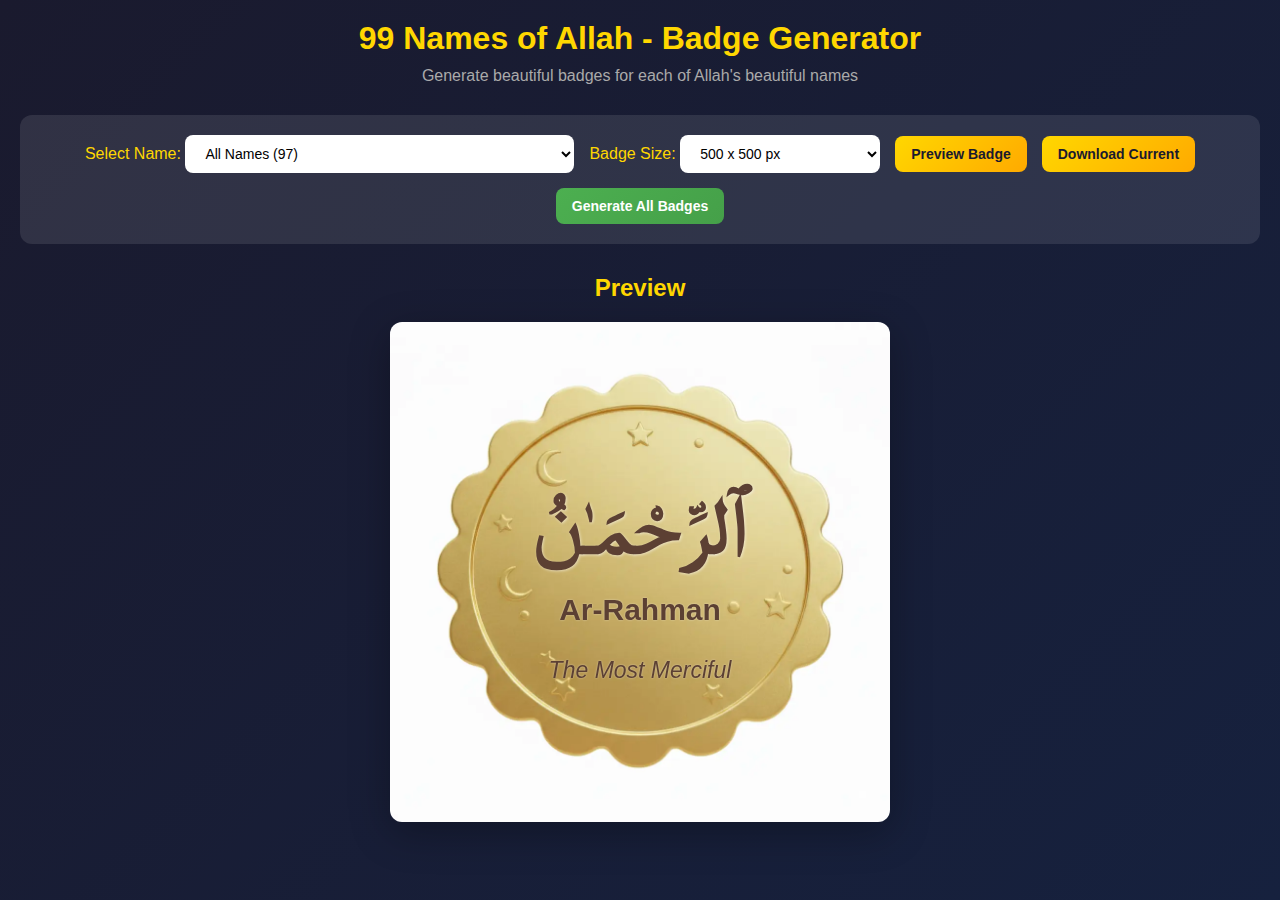
<file: badge-generator.html>
<!DOCTYPE html>
<html lang="en">
<head>
  <meta charset="UTF-8">
  <meta name="viewport" content="width=device-width, initial-scale=1.0">
  <title>Allah Names Badge Generator - The Tranquil Heart Kids</title>
  <style>
    * {
      margin: 0;
      padding: 0;
      box-sizing: border-box;
    }

    body {
      font-family: 'Segoe UI', Tahoma, Geneva, Verdana, sans-serif;
      background: linear-gradient(135deg, #1a1a2e 0%, #16213e 100%);
      min-height: 100vh;
      color: #fff;
      padding: 20px;
    }

    .container {
      max-width: 1400px;
      margin: 0 auto;
    }

    h1 {
      text-align: center;
      margin-bottom: 10px;
      color: #ffd700;
      font-size: 2rem;
    }

    .subtitle {
      text-align: center;
      color: #aaa;
      margin-bottom: 30px;
    }

    .controls {
      background: rgba(255, 255, 255, 0.1);
      padding: 20px;
      border-radius: 12px;
      margin-bottom: 30px;
      display: flex;
      flex-wrap: wrap;
      gap: 15px;
      align-items: center;
      justify-content: center;
    }

    .controls label {
      color: #ffd700;
      font-weight: 500;
    }

    .controls select,
    .controls input,
    .controls button {
      padding: 10px 16px;
      border-radius: 8px;
      border: none;
      font-size: 14px;
    }

    .controls select {
      background: #fff;
      min-width: 200px;
    }

    .controls button {
      background: linear-gradient(135deg, #ffd700, #ffaa00);
      color: #1a1a2e;
      font-weight: 600;
      cursor: pointer;
      transition: transform 0.2s, box-shadow 0.2s;
    }

    .controls button:hover {
      transform: translateY(-2px);
      box-shadow: 0 4px 15px rgba(255, 215, 0, 0.4);
    }

    .controls button.secondary {
      background: linear-gradient(135deg, #4CAF50, #45a049);
      color: #fff;
    }

    .preview-section {
      text-align: center;
      margin-bottom: 30px;
    }

    .preview-section h2 {
      color: #ffd700;
      margin-bottom: 20px;
    }

    #preview-canvas {
      border-radius: 12px;
      box-shadow: 0 10px 40px rgba(0, 0, 0, 0.3);
      max-width: 100%;
    }

    .badge-grid {
      display: grid;
      grid-template-columns: repeat(auto-fill, minmax(200px, 1fr));
      gap: 20px;
      margin-top: 30px;
    }

    .badge-item {
      background: rgba(255, 255, 255, 0.05);
      border-radius: 12px;
      padding: 15px;
      text-align: center;
      transition: transform 0.2s;
    }

    .badge-item:hover {
      transform: scale(1.02);
      background: rgba(255, 255, 255, 0.1);
    }

    .badge-item canvas {
      width: 100%;
      height: auto;
      border-radius: 8px;
    }

    .badge-item .badge-info {
      margin-top: 10px;
      font-size: 12px;
      color: #aaa;
    }

    .badge-item .badge-number {
      color: #ffd700;
      font-weight: 600;
    }

    .badge-item button {
      margin-top: 10px;
      padding: 8px 16px;
      background: linear-gradient(135deg, #ffd700, #ffaa00);
      border: none;
      border-radius: 6px;
      color: #1a1a2e;
      font-weight: 600;
      cursor: pointer;
      font-size: 12px;
    }

    .progress-bar {
      width: 100%;
      height: 20px;
      background: rgba(255, 255, 255, 0.1);
      border-radius: 10px;
      overflow: hidden;
      margin: 20px 0;
      display: none;
    }

    .progress-bar.active {
      display: block;
    }

    .progress-bar-fill {
      height: 100%;
      background: linear-gradient(90deg, #ffd700, #ffaa00);
      width: 0%;
      transition: width 0.3s;
    }

    .progress-text {
      text-align: center;
      color: #aaa;
      font-size: 14px;
      margin-bottom: 10px;
    }

    /* Hidden canvas for generation */
    #hidden-canvas {
      display: none;
    }

    @media (max-width: 768px) {
      .controls {
        flex-direction: column;
      }

      .controls select,
      .controls button {
        width: 100%;
      }
    }
  </style>
  <!-- Arabic Font -->
  <link href="https://fonts.googleapis.com/css2?family=Amiri:wght@400;700&display=swap" rel="stylesheet">
</head>
<body>
  <div class="container">
    <h1>99 Names of Allah - Badge Generator</h1>
    <p class="subtitle">Generate beautiful badges for each of Allah's beautiful names</p>

    <div class="controls">
      <div>
        <label for="name-select">Select Name:</label>
        <select id="name-select">
          <option value="all">All Names (97)</option>
        </select>
      </div>

      <div>
        <label for="badge-size">Badge Size:</label>
        <select id="badge-size">
          <option value="400">400 x 400 px</option>
          <option value="500" selected>500 x 500 px</option>
          <option value="600">600 x 600 px</option>
          <option value="800">800 x 800 px</option>
        </select>
      </div>

      <button onclick="generatePreview()">Preview Badge</button>
      <button onclick="downloadCurrentBadge()">Download Current</button>
      <button class="secondary" onclick="generateAllBadges()">Generate All Badges</button>
    </div>

    <!-- Preview Section -->
    <div class="preview-section">
      <h2>Preview</h2>
      <canvas id="preview-canvas" width="500" height="500"></canvas>
    </div>

    <!-- Progress Bar for Batch Generation -->
    <div class="progress-bar" id="progress-bar">
      <div class="progress-bar-fill" id="progress-fill"></div>
    </div>
    <p class="progress-text" id="progress-text"></p>

    <!-- Badge Grid for All -->
    <div class="badge-grid" id="badge-grid"></div>
  </div>

  <!-- Hidden canvas for generation -->
  <canvas id="hidden-canvas"></canvas>

  <script src="js/allah-names-data.js"></script>
  <script>
    // Badge Generator
    const BadgeGenerator = {
      baseImage: null,
      currentName: null,

      // Initialize
      async init() {
        // Load base badge image
        this.baseImage = new Image();
        this.baseImage.crossOrigin = 'anonymous';

        try {
          await new Promise((resolve, reject) => {
            this.baseImage.onload = resolve;
            this.baseImage.onerror = reject;
            // Use the badge image from images folder
            this.baseImage.src = 'images/badge-base.webp';
          });
          this.useImage = true;
        } catch (e) {
          console.warn('Badge base image not found, using CSS fallback');
          this.useImage = false;
        }

        // Populate dropdown
        this.populateDropdown();

        // Generate initial preview
        this.currentName = window.allahNames[0];
        this.generatePreview();
      },

      // Draw a small star
      drawStar(ctx, cx, cy, spikes, outerRadius, innerRadius) {
        let rot = Math.PI / 2 * 3;
        let x = cx;
        let y = cy;
        const step = Math.PI / spikes;

        ctx.beginPath();
        ctx.moveTo(cx, cy - outerRadius);
        for (let i = 0; i < spikes; i++) {
          x = cx + Math.cos(rot) * outerRadius;
          y = cy + Math.sin(rot) * outerRadius;
          ctx.lineTo(x, y);
          rot += step;

          x = cx + Math.cos(rot) * innerRadius;
          y = cy + Math.sin(rot) * innerRadius;
          ctx.lineTo(x, y);
          rot += step;
        }
        ctx.lineTo(cx, cy - outerRadius);
        ctx.closePath();
        ctx.fill();
      },

      // Draw a small crescent
      drawCrescent(ctx, cx, cy, radius) {
        ctx.beginPath();
        ctx.arc(cx, cy, radius, 0, Math.PI * 2);
        ctx.fill();
        ctx.save();
        ctx.globalCompositeOperation = 'destination-out';
        ctx.beginPath();
        ctx.arc(cx + radius * 0.4, cy, radius * 0.8, 0, Math.PI * 2);
        ctx.fill();
        ctx.restore();
      },

      // Populate the name dropdown
      populateDropdown() {
        const select = document.getElementById('name-select');

        window.allahNames.forEach(name => {
          const option = document.createElement('option');
          option.value = name.number;
          option.textContent = `${name.number}. ${name.transliteration} - ${name.meaning}`;
          select.appendChild(option);
        });

        select.addEventListener('change', (e) => {
          if (e.target.value === 'all') {
            this.currentName = window.allahNames[0];
          } else {
            this.currentName = window.allahNames.find(n => n.number === parseInt(e.target.value));
          }
          this.generatePreview();
        });
      },

      // Draw scalloped badge shape (fallback)
      drawScallopedBadge(ctx, centerX, centerY, radius, scallops = 20) {
        const scallop_depth = radius * 0.1;
        const inner_radius = radius - scallop_depth;

        ctx.beginPath();
        for (let i = 0; i < scallops; i++) {
          const angle1 = (i / scallops) * Math.PI * 2;
          const angle2 = ((i + 0.5) / scallops) * Math.PI * 2;
          const angle3 = ((i + 1) / scallops) * Math.PI * 2;

          const x1 = centerX + Math.cos(angle1) * radius;
          const y1 = centerY + Math.sin(angle1) * radius;
          const cx = centerX + Math.cos(angle2) * inner_radius;
          const cy = centerY + Math.sin(angle2) * inner_radius;
          const x2 = centerX + Math.cos(angle3) * radius;
          const y2 = centerY + Math.sin(angle3) * radius;

          if (i === 0) {
            ctx.moveTo(x1, y1);
          }
          ctx.quadraticCurveTo(cx, cy, x2, y2);
        }
        ctx.closePath();
      },

      // Generate badge on canvas
      generateBadge(canvas, name, size = 500) {
        const ctx = canvas.getContext('2d');
        canvas.width = size;
        canvas.height = size;

        // Clear canvas
        ctx.clearRect(0, 0, size, size);

        const centerX = size / 2;
        const centerY = size / 2;

        if (this.useImage && this.baseImage) {
          // Draw base image
          ctx.drawImage(this.baseImage, 0, 0, size, size);
        } else {
          // Draw CSS/Canvas fallback badge
          const radius = size * 0.45;

          // Draw outer scalloped shape with gradient
          this.drawScallopedBadge(ctx, centerX, centerY, radius, 20);

          // Create gold gradient
          const gradient = ctx.createRadialGradient(
            centerX - size * 0.1, centerY - size * 0.1, 0,
            centerX, centerY, radius
          );
          gradient.addColorStop(0, '#FFE5A0');
          gradient.addColorStop(0.3, '#FFD700');
          gradient.addColorStop(0.6, '#DAA520');
          gradient.addColorStop(1, '#B8860B');

          ctx.fillStyle = gradient;
          ctx.fill();

          // Add border
          ctx.strokeStyle = '#8B7355';
          ctx.lineWidth = 2;
          ctx.stroke();

          // Draw inner circle
          ctx.beginPath();
          ctx.arc(centerX, centerY, radius * 0.85, 0, Math.PI * 2);
          ctx.strokeStyle = '#B8860B';
          ctx.lineWidth = 2;
          ctx.stroke();

          // Add decorative elements (stars and crescents)
          ctx.fillStyle = '#C9A94B';
          const decorRadius = radius * 0.75;
          const decorations = [
            { angle: -Math.PI/3, type: 'star' },
            { angle: -Math.PI/6, type: 'crescent' },
            { angle: Math.PI/6, type: 'star' },
            { angle: Math.PI/3, type: 'dot' },
            { angle: Math.PI * 2/3, type: 'star' },
            { angle: Math.PI * 5/6, type: 'crescent' },
            { angle: -Math.PI * 5/6, type: 'star' },
            { angle: -Math.PI * 2/3, type: 'dot' },
          ];

          decorations.forEach(d => {
            const x = centerX + Math.cos(d.angle) * decorRadius;
            const y = centerY + Math.sin(d.angle) * decorRadius;

            if (d.type === 'star') {
              this.drawStar(ctx, x, y, 5, size * 0.02, size * 0.01);
            } else if (d.type === 'crescent') {
              this.drawCrescent(ctx, x, y, size * 0.025);
            } else {
              ctx.beginPath();
              ctx.arc(x, y, size * 0.008, 0, Math.PI * 2);
              ctx.fill();
            }
          });
        }

        // Calculate font sizes based on badge size
        const arabicFontSize = Math.round(size * 0.16);
        const translitFontSize = Math.round(size * 0.06);
        const meaningFontSize = Math.round(size * 0.045);

        // Text color - dark brown/gold for contrast on gold badge
        const textColor = '#5C4033';
        const shadowColor = 'rgba(255, 255, 255, 0.5)';

        // Draw Arabic name (larger, centered)
        ctx.save();
        ctx.font = `bold ${arabicFontSize}px 'Amiri', 'Traditional Arabic', serif`;
        ctx.fillStyle = textColor;
        ctx.textAlign = 'center';
        ctx.textBaseline = 'middle';
        ctx.shadowColor = shadowColor;
        ctx.shadowBlur = 3;
        ctx.shadowOffsetX = 1;
        ctx.shadowOffsetY = 1;
        ctx.fillText(name.arabic, centerX, centerY - size * 0.08);
        ctx.restore();

        // Draw transliteration (smaller, below Arabic)
        ctx.save();
        ctx.font = `600 ${translitFontSize}px 'Segoe UI', sans-serif`;
        ctx.fillStyle = textColor;
        ctx.textAlign = 'center';
        ctx.textBaseline = 'middle';
        ctx.shadowColor = shadowColor;
        ctx.shadowBlur = 2;
        ctx.fillText(name.transliteration, centerX, centerY + size * 0.08);
        ctx.restore();

        // Draw meaning (smallest, at bottom)
        ctx.save();
        ctx.font = `italic ${meaningFontSize}px 'Segoe UI', sans-serif`;
        ctx.fillStyle = textColor;
        ctx.textAlign = 'center';
        ctx.textBaseline = 'middle';
        ctx.shadowColor = shadowColor;
        ctx.shadowBlur = 2;

        // Handle long meanings by wrapping
        const maxWidth = size * 0.7;
        const meaning = name.meaning;

        if (ctx.measureText(meaning).width > maxWidth) {
          // Split into two lines
          const words = meaning.split(' ');
          let line1 = '';
          let line2 = '';
          let midpoint = Math.ceil(words.length / 2);

          for (let i = 0; i < words.length; i++) {
            if (i < midpoint) {
              line1 += (line1 ? ' ' : '') + words[i];
            } else {
              line2 += (line2 ? ' ' : '') + words[i];
            }
          }

          ctx.fillText(line1, centerX, centerY + size * 0.2);
          ctx.fillText(line2, centerX, centerY + size * 0.26);
        } else {
          ctx.fillText(meaning, centerX, centerY + size * 0.2);
        }
        ctx.restore();

        return canvas;
      },

      // Generate preview
      generatePreview() {
        const canvas = document.getElementById('preview-canvas');
        const size = parseInt(document.getElementById('badge-size').value);
        canvas.width = size;
        canvas.height = size;
        this.generateBadge(canvas, this.currentName, size);
      },

      // Download current badge
      downloadCurrentBadge() {
        const canvas = document.getElementById('preview-canvas');
        const name = this.currentName;
        const filename = `allah-name-${name.number}-${name.transliteration.toLowerCase().replace(/[^a-z0-9]/g, '-')}.png`;

        const link = document.createElement('a');
        link.download = filename;
        link.href = canvas.toDataURL('image/png');
        link.click();
      },

      // Generate all badges
      async generateAllBadges() {
        const grid = document.getElementById('badge-grid');
        const progressBar = document.getElementById('progress-bar');
        const progressFill = document.getElementById('progress-fill');
        const progressText = document.getElementById('progress-text');
        const size = parseInt(document.getElementById('badge-size').value);

        grid.innerHTML = '';
        progressBar.classList.add('active');

        const total = window.allahNames.length;

        for (let i = 0; i < total; i++) {
          const name = window.allahNames[i];

          // Update progress
          const progress = Math.round(((i + 1) / total) * 100);
          progressFill.style.width = progress + '%';
          progressText.textContent = `Generating badge ${i + 1} of ${total}... (${name.transliteration})`;

          // Create badge item
          const item = document.createElement('div');
          item.className = 'badge-item';

          const canvas = document.createElement('canvas');
          canvas.width = size;
          canvas.height = size;
          this.generateBadge(canvas, name, size);

          const info = document.createElement('div');
          info.className = 'badge-info';
          info.innerHTML = `<span class="badge-number">#${name.number}</span> ${name.transliteration}`;

          const downloadBtn = document.createElement('button');
          downloadBtn.textContent = 'Download';
          downloadBtn.onclick = () => {
            const filename = `allah-name-${name.number}-${name.transliteration.toLowerCase().replace(/[^a-z0-9]/g, '-')}.png`;
            const link = document.createElement('a');
            link.download = filename;
            link.href = canvas.toDataURL('image/png');
            link.click();
          };

          item.appendChild(canvas);
          item.appendChild(info);
          item.appendChild(downloadBtn);
          grid.appendChild(item);

          // Small delay to prevent UI freeze
          await new Promise(resolve => setTimeout(resolve, 50));
        }

        progressText.textContent = `All ${total} badges generated! Click individual badges to download.`;

        // Add download all button
        setTimeout(() => {
          progressBar.classList.remove('active');
        }, 2000);
      }
    };

    // Global functions for button onclick
    function generatePreview() {
      BadgeGenerator.generatePreview();
    }

    function downloadCurrentBadge() {
      BadgeGenerator.downloadCurrentBadge();
    }

    function generateAllBadges() {
      BadgeGenerator.generateAllBadges();
    }

    // Initialize when DOM is ready
    document.addEventListener('DOMContentLoaded', () => {
      BadgeGenerator.init().catch(err => {
        console.error('Failed to initialize badge generator:', err);
        alert('Failed to load badge image. Make sure images/badge-base.webp exists.');
      });
    });
  </script>
</body>
</html>
</file>
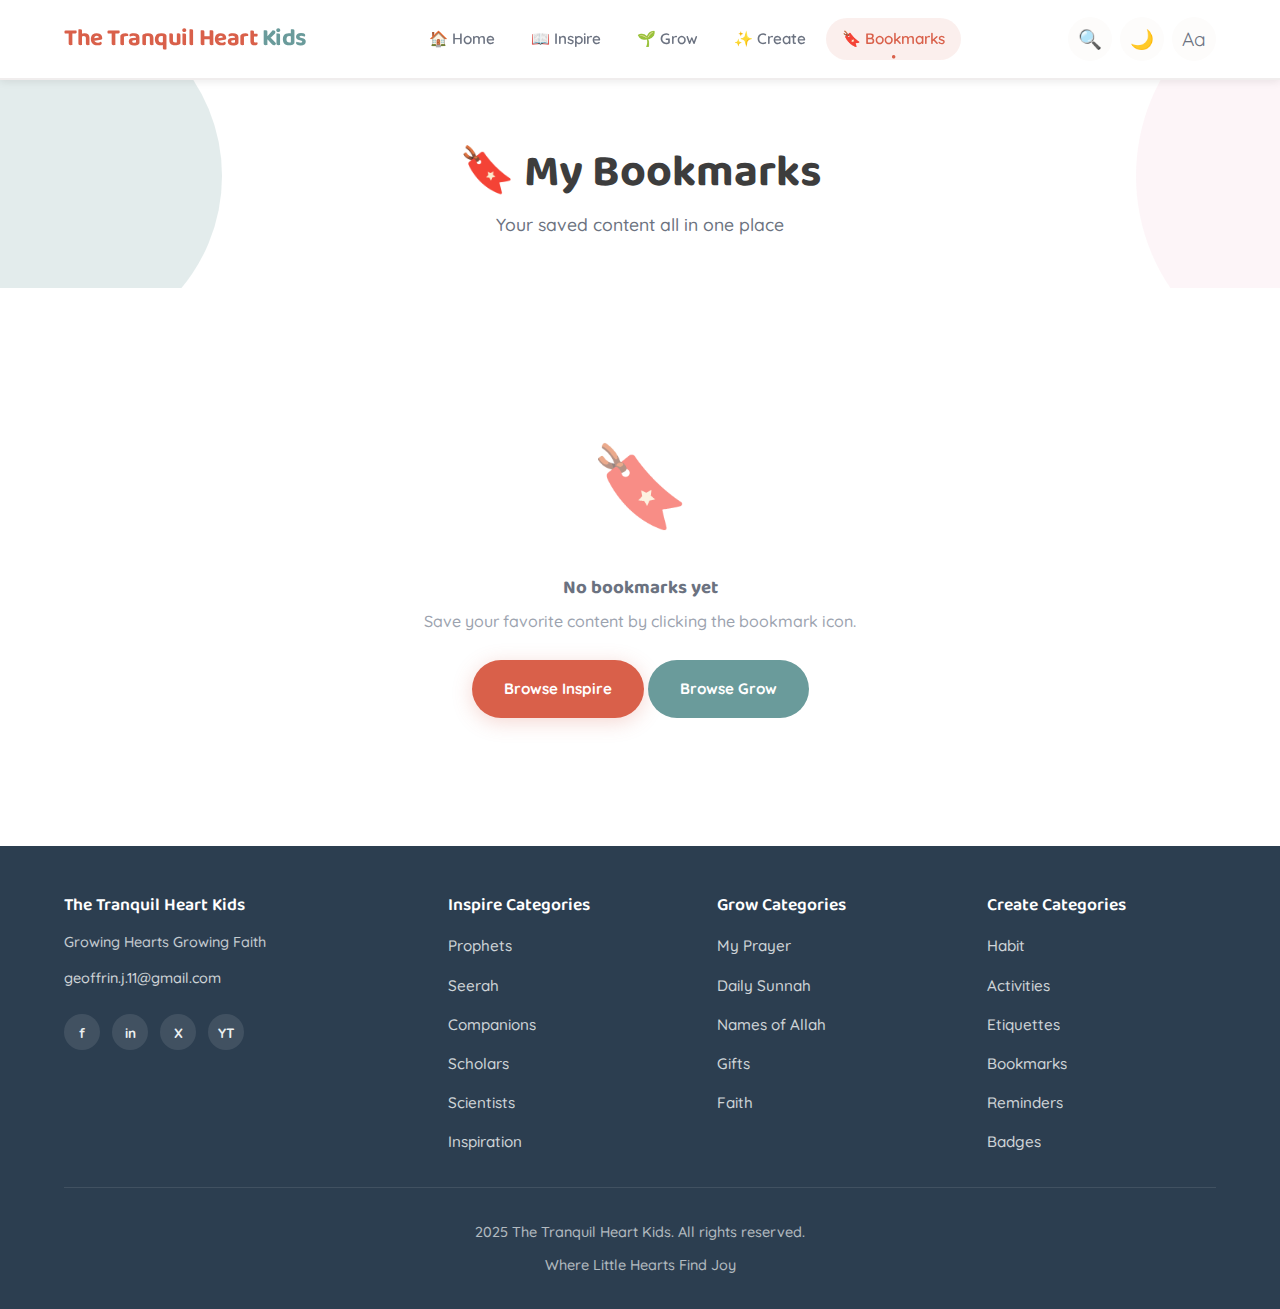
<file: bookmarks.html>
<!DOCTYPE html>
<html lang="en">
<head>
  <meta charset="UTF-8">
  <meta name="viewport" content="width=device-width, initial-scale=1.0">
  <title>Bookmarks - The Tranquil Heart Kids</title>
  <link rel="stylesheet" href="css/styles.css">
  <link rel="icon" href="images/favicon.svg" type="image/svg+xml">
</head>
<body data-page="bookmarks">
  <div id="header-placeholder"></div>
  
  <main class="main-content">
    <section class="page-header">
      <div class="container">
        <h1 class="page-title">🔖 My Bookmarks</h1>
        <p class="page-description">Your saved content all in one place</p>
      </div>
    </section>

    <section class="section">
      <div class="container">
        <div id="bookmarks-container"></div>
      </div>
    </section>
  </main>

  <div id="footer-placeholder"></div>
  <script src="js/config.js"></script>
  <script src="js/main.js"></script>
</body>
</html>
</file>
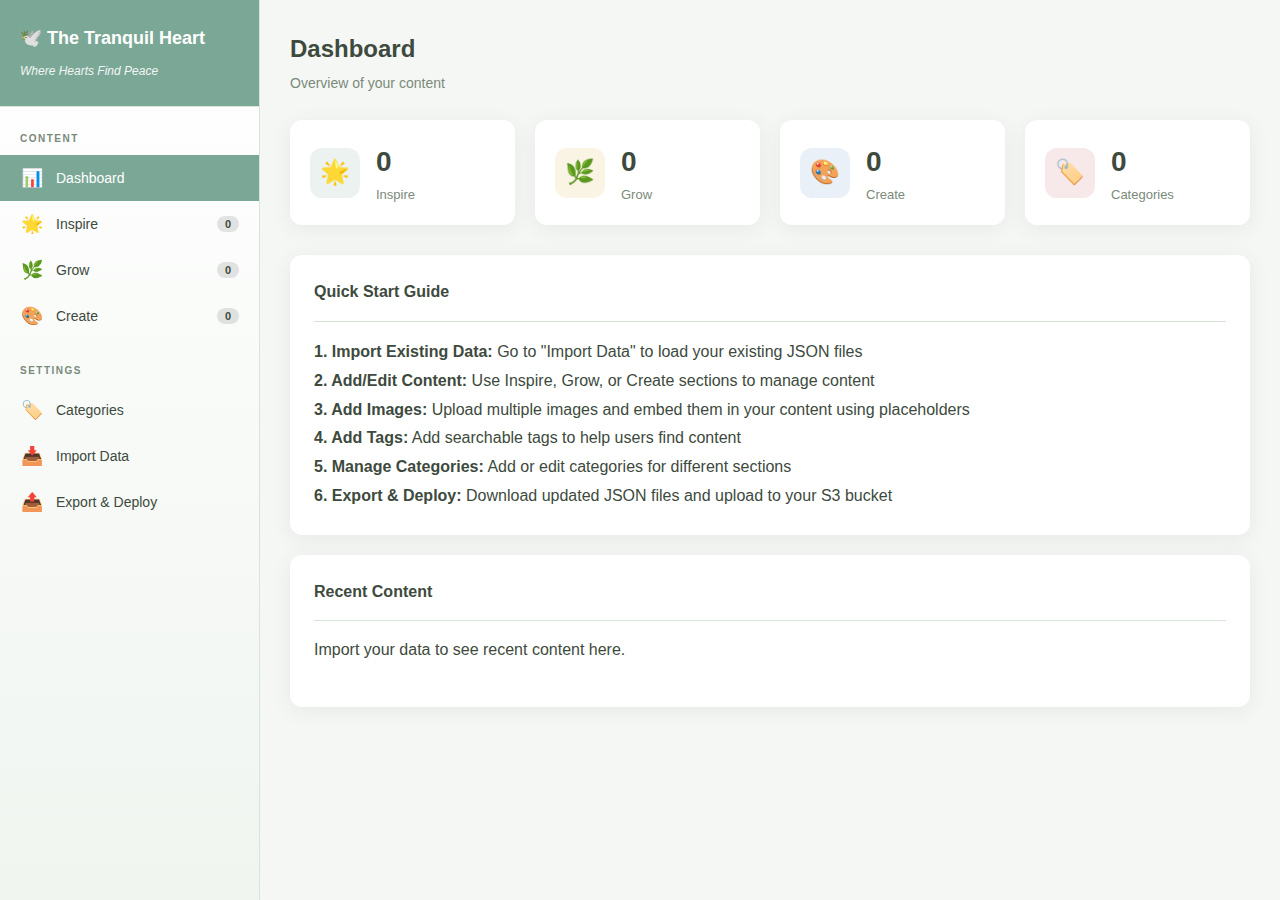
<file: content-manager.html>
<!DOCTYPE html>
<html lang="en">
<head>
  <meta charset="UTF-8">
  <meta name="viewport" content="width=device-width, initial-scale=1.0">
  <title>The Tranquil Heart - Content Manager</title>
  <style>
    :root {
      --color-primary: #7BA896;
      --color-primary-dark: #5E8F7D;
      --color-primary-light: #A8D5C2;
      --color-accent: #E8C87D;
      --color-accent-dark: #D4A84B;
      --color-bg: #F5F7F5;
      --color-card: #FFFFFF;
      --color-text: #3D4A3D;
      --color-text-light: #7A8A7A;
      --color-border: #D8E4D8;
      --color-success: #5DA271;
      --color-danger: #C96B6B;
      --color-warning: #E8C87D;
      --color-info: #6B9AC9;
      --radius: 12px;
      --shadow: 0 4px 20px rgba(61, 74, 61, 0.08);
      --shadow-lg: 0 8px 30px rgba(61, 74, 61, 0.12);
    }
    
    * { box-sizing: border-box; margin: 0; padding: 0; }
    
    body {
      font-family: 'Segoe UI', -apple-system, BlinkMacSystemFont, sans-serif;
      background: var(--color-bg);
      color: var(--color-text);
      line-height: 1.6;
    }
    
    .app { display: flex; min-height: 100vh; }
    
    /* Sidebar */
    .sidebar {
      width: 260px;
      background: linear-gradient(180deg, var(--color-card) 0%, #F0F5F0 100%);
      border-right: 1px solid var(--color-border);
      padding: 0;
      position: fixed;
      height: 100vh;
      overflow-y: auto;
    }
    
    .logo {
      padding: 24px 20px;
      border-bottom: 1px solid var(--color-border);
      background: var(--color-primary);
      color: white;
    }
    .logo h1 { font-size: 18px; font-weight: 600; margin-bottom: 4px; }
    .logo span { font-size: 12px; opacity: 0.9; font-style: italic; }
    
    .nav-section { margin: 16px 0; }
    .nav-title {
      font-size: 10px;
      font-weight: 700;
      text-transform: uppercase;
      letter-spacing: 1.5px;
      color: var(--color-text-light);
      padding: 8px 20px;
    }
    
    .nav-item {
      display: flex;
      align-items: center;
      gap: 12px;
      padding: 12px 20px;
      cursor: pointer;
      border: none;
      background: none;
      width: 100%;
      text-align: left;
      font-size: 14px;
      color: var(--color-text);
      text-decoration: none;
      transition: all 0.2s;
    }
    .nav-item:hover { background: rgba(123, 168, 150, 0.1); }
    .nav-item.active {
      background: var(--color-primary);
      color: white;
    }
    .nav-item .icon { font-size: 18px; width: 24px; text-align: center; }
    .nav-item .count {
      margin-left: auto;
      background: rgba(0,0,0,0.1);
      padding: 2px 8px;
      border-radius: 10px;
      font-size: 11px;
      font-weight: 600;
    }
    .nav-item.active .count { background: rgba(255,255,255,0.2); }
    
    /* Main */
    .main {
      flex: 1;
      margin-left: 260px;
      padding: 30px;
      min-height: 100vh;
    }
    
    .page-header {
      display: flex;
      justify-content: space-between;
      align-items: center;
      margin-bottom: 25px;
      flex-wrap: wrap;
      gap: 15px;
    }
    .page-title {
      font-size: 24px;
      font-weight: 600;
      color: var(--color-text);
    }
    .page-subtitle {
      font-size: 14px;
      color: var(--color-text-light);
      margin-top: 4px;
    }
    
    .header-actions { display: flex; gap: 10px; flex-wrap: wrap; }
    
    /* Buttons */
    .btn {
      display: inline-flex;
      align-items: center;
      gap: 8px;
      padding: 10px 18px;
      border: none;
      border-radius: 8px;
      cursor: pointer;
      font-size: 14px;
      font-weight: 500;
      transition: all 0.2s;
      text-decoration: none;
    }
    .btn-primary { background: var(--color-primary); color: white; }
    .btn-primary:hover { background: var(--color-primary-dark); transform: translateY(-1px); }
    .btn-accent { background: var(--color-accent); color: var(--color-text); }
    .btn-accent:hover { background: var(--color-accent-dark); }
    .btn-secondary { background: white; border: 1px solid var(--color-border); color: var(--color-text); }
    .btn-secondary:hover { border-color: var(--color-primary); }
    .btn-danger { background: var(--color-danger); color: white; }
    .btn-danger:hover { background: #B55A5A; }
    .btn-success { background: var(--color-success); color: white; }
    .btn-success:hover { background: #4E9162; }
    .btn-sm { padding: 6px 12px; font-size: 12px; }
    .btn-icon { padding: 8px; }
    
    /* Cards */
    .card {
      background: var(--color-card);
      border-radius: var(--radius);
      box-shadow: var(--shadow);
      padding: 24px;
      margin-bottom: 20px;
    }
    .card-header {
      display: flex;
      justify-content: space-between;
      align-items: center;
      margin-bottom: 16px;
      padding-bottom: 16px;
      border-bottom: 1px solid var(--color-border);
    }
    .card-title { font-size: 16px; font-weight: 600; }
    
    /* Table */
    .table-wrapper { overflow-x: auto; }
    .table { width: 100%; border-collapse: collapse; }
    .table th, .table td {
      padding: 14px 12px;
      text-align: left;
      border-bottom: 1px solid var(--color-border);
    }
    .table th {
      font-size: 11px;
      text-transform: uppercase;
      letter-spacing: 0.5px;
      color: var(--color-text-light);
      font-weight: 600;
      background: var(--color-bg);
    }
    .table tr:hover td { background: rgba(123, 168, 150, 0.05); }
    .table td { font-size: 14px; }
    
    .badge {
      display: inline-block;
      padding: 4px 12px;
      border-radius: 20px;
      font-size: 11px;
      font-weight: 600;
    }
    .badge-category { background: var(--color-primary-light); color: var(--color-primary-dark); }
    .badge-date { background: var(--color-bg); color: var(--color-text-light); }
    .badge-published { background: #E8F5EC; color: #2E7D46; }
    .badge-draft { background: #FFF8E1; color: #F57F17; }
    .badge-tag { background: #E3F2FD; color: #1565C0; margin: 2px; font-size: 10px; padding: 2px 8px; }
    
    .actions-cell { display: flex; gap: 6px; }
    
    /* Forms */
    .form-group { margin-bottom: 20px; }
    .form-label {
      display: block;
      font-size: 13px;
      font-weight: 600;
      margin-bottom: 8px;
      color: var(--color-text);
    }
    .form-label .required { color: var(--color-danger); }
    
    .form-input, .form-select, .form-textarea {
      width: 100%;
      padding: 12px 14px;
      border: 1px solid var(--color-border);
      border-radius: 8px;
      font-size: 14px;
      font-family: inherit;
      background: white;
      transition: border-color 0.2s, box-shadow 0.2s;
    }
    .form-input:focus, .form-select:focus, .form-textarea:focus {
      outline: none;
      border-color: var(--color-primary);
      box-shadow: 0 0 0 3px rgba(123, 168, 150, 0.15);
    }
    .form-textarea {
      min-height: 250px;
      resize: vertical;
      font-family: 'Consolas', 'Monaco', monospace;
      line-height: 1.5;
    }
    .form-row { display: grid; grid-template-columns: 1fr 1fr; gap: 16px; }
    .form-help {
      font-size: 12px;
      color: var(--color-text-light);
      margin-top: 6px;
    }
    
    /* Image Upload Section */
    .image-upload-section {
      background: var(--color-bg);
      border-radius: var(--radius);
      padding: 20px;
      margin-bottom: 20px;
    }
    
    .image-upload-header {
      display: flex;
      justify-content: space-between;
      align-items: center;
      margin-bottom: 16px;
    }
    
    .image-upload-area {
      border: 2px dashed var(--color-border);
      border-radius: 8px;
      padding: 30px;
      text-align: center;
      background: white;
      cursor: pointer;
      transition: all 0.3s;
    }
    
    .image-upload-area:hover {
      border-color: var(--color-primary);
      background: rgba(123, 168, 150, 0.05);
    }
    
    .image-upload-area.dragover {
      border-color: var(--color-primary);
      background: rgba(123, 168, 150, 0.1);
    }
    
    .upload-icon {
      font-size: 48px;
      margin-bottom: 12px;
      opacity: 0.5;
    }
    
    .uploaded-images {
      display: grid;
      grid-template-columns: repeat(auto-fill, minmax(150px, 1fr));
      gap: 12px;
      margin-top: 16px;
    }
    
    .uploaded-image-item {
      position: relative;
      border: 1px solid var(--color-border);
      border-radius: 8px;
      overflow: hidden;
      background: white;
    }
    
    .uploaded-image-preview {
      width: 100%;
      height: 120px;
      object-fit: cover;
    }
    
    .uploaded-image-info {
      padding: 8px;
      background: white;
    }
    
    .uploaded-image-name {
      font-size: 11px;
      color: var(--color-text);
      white-space: nowrap;
      overflow: hidden;
      text-overflow: ellipsis;
      margin-bottom: 4px;
    }
    
    .uploaded-image-actions {
      display: flex;
      gap: 4px;
      justify-content: space-between;
    }
    
    .uploaded-image-actions button {
      flex: 1;
      padding: 4px;
      font-size: 11px;
      border-radius: 4px;
    }
    
    .image-placeholder-code {
      background: rgba(0,0,0,0.05);
      padding: 4px 6px;
      border-radius: 4px;
      font-family: 'Consolas', 'Monaco', monospace;
      font-size: 10px;
      color: var(--color-primary-dark);
      cursor: pointer;
      display: inline-block;
      margin-top: 4px;
    }
    
    .image-placeholder-code:hover {
      background: rgba(123, 168, 150, 0.2);
    }
    
    /* Tags Input */
    .tags-input-container {
      display: flex;
      flex-wrap: wrap;
      gap: 8px;
      padding: 10px;
      border: 1px solid var(--color-border);
      border-radius: 8px;
      background: white;
      min-height: 50px;
      cursor: text;
    }
    .tags-input-container:focus-within {
      border-color: var(--color-primary);
      box-shadow: 0 0 0 3px rgba(123, 168, 150, 0.15);
    }
    .tag-item {
      display: inline-flex;
      align-items: center;
      gap: 6px;
      padding: 4px 10px;
      background: var(--color-primary-light);
      color: var(--color-primary-dark);
      border-radius: 20px;
      font-size: 13px;
      font-weight: 500;
    }
    .tag-item button {
      background: none;
      border: none;
      cursor: pointer;
      font-size: 14px;
      color: var(--color-primary-dark);
      padding: 0;
      line-height: 1;
    }
    .tag-item button:hover {
      color: var(--color-danger);
    }
    .tags-input {
      flex: 1;
      min-width: 120px;
      border: none;
      outline: none;
      padding: 4px;
      font-size: 14px;
    }
    .tags-suggestions {
      position: absolute;
      top: 100%;
      left: 0;
      right: 0;
      background: white;
      border: 1px solid var(--color-border);
      border-radius: 8px;
      box-shadow: var(--shadow);
      max-height: 200px;
      overflow-y: auto;
      z-index: 100;
      display: none;
    }
    .tags-suggestions.open {
      display: block;
    }
    .tag-suggestion {
      padding: 10px 14px;
      cursor: pointer;
      font-size: 14px;
    }
    .tag-suggestion:hover {
      background: var(--color-bg);
    }
    .tags-wrapper {
      position: relative;
    }
    
    /* Modal */
    .modal-overlay {
      position: fixed;
      top: 0; left: 0; right: 0; bottom: 0;
      background: rgba(61, 74, 61, 0.6);
      display: flex;
      align-items: center;
      justify-content: center;
      z-index: 1000;
      opacity: 0;
      visibility: hidden;
      transition: all 0.3s;
      padding: 20px;
    }
    .modal-overlay.open { opacity: 1; visibility: visible; }
    .modal {
      background: white;
      border-radius: var(--radius);
      width: 100%;
      max-width: 900px;
      max-height: 90vh;
      overflow-y: auto;
      padding: 0;
      box-shadow: var(--shadow-lg);
    }
    .modal-header {
      display: flex;
      justify-content: space-between;
      align-items: center;
      padding: 20px 24px;
      border-bottom: 1px solid var(--color-border);
      background: var(--color-bg);
      position: sticky;
      top: 0;
      z-index: 10;
    }
    .modal-title { font-size: 18px; font-weight: 600; }
    .modal-close {
      background: none;
      border: none;
      font-size: 24px;
      cursor: pointer;
      color: var(--color-text-light);
      padding: 4px;
      line-height: 1;
    }
    .modal-close:hover { color: var(--color-danger); }
    .modal-body { padding: 24px; }
    .modal-footer {
      display: flex;
      justify-content: space-between;
      gap: 10px;
      padding: 16px 24px;
      border-top: 1px solid var(--color-border);
      background: var(--color-bg);
      position: sticky;
      bottom: 0;
    }
    
    /* Tabs */
    .tabs {
      display: flex;
      gap: 0;
      margin-bottom: 24px;
      border-bottom: 2px solid var(--color-border);
    }
    .tab {
      padding: 12px 24px;
      border: none;
      background: none;
      cursor: pointer;
      font-size: 14px;
      font-weight: 500;
      color: var(--color-text-light);
      border-bottom: 2px solid transparent;
      margin-bottom: -2px;
      transition: all 0.2s;
    }
    .tab:hover { color: var(--color-primary); }
    .tab.active {
      color: var(--color-primary);
      border-bottom-color: var(--color-primary);
    }
    .tab-content { display: none; }
    .tab-content.active { display: block; }
    
    /* Alert */
    .alert-container {
      position: fixed;
      top: 20px;
      right: 20px;
      z-index: 2000;
      display: flex;
      flex-direction: column;
      gap: 10px;
    }
    .alert {
      padding: 14px 20px;
      border-radius: 8px;
      font-size: 14px;
      box-shadow: var(--shadow);
      animation: slideIn 0.3s ease;
      display: flex;
      align-items: center;
      gap: 10px;
    }
    @keyframes slideIn {
      from { transform: translateX(100%); opacity: 0; }
      to { transform: translateX(0); opacity: 1; }
    }
    .alert-success { background: #E8F5EC; color: #2E7D46; border-left: 4px solid var(--color-success); }
    .alert-error { background: #FFEBEE; color: #C62828; border-left: 4px solid var(--color-danger); }
    .alert-info { background: #E3F2FD; color: #1565C0; border-left: 4px solid var(--color-info); }
    .alert-warning { background: #FFF8E1; color: #F57F17; border-left: 4px solid var(--color-warning); }
    
    /* Section visibility */
    .section { display: none; }
    .section.active { display: block; }
    
    /* Empty state */
    .empty-state {
      text-align: center;
      padding: 60px 20px;
      color: var(--color-text-light);
    }
    .empty-state-icon { font-size: 56px; margin-bottom: 16px; opacity: 0.5; }
    .empty-state-title { font-size: 18px; font-weight: 600; margin-bottom: 8px; color: var(--color-text); }
    .empty-state-text { margin-bottom: 20px; }
    
    /* Category chips */
    .category-chips {
      display: flex;
      flex-wrap: wrap;
      gap: 10px;
    }
    .category-chip {
      display: flex;
      align-items: center;
      gap: 8px;
      padding: 8px 14px;
      background: white;
      border: 1px solid var(--color-border);
      border-radius: 20px;
      font-size: 13px;
    }
    .category-chip .icon { font-size: 16px; }
    .category-chip .actions {
      display: flex;
      gap: 4px;
      margin-left: 8px;
    }
    .category-chip button {
      background: none;
      border: none;
      cursor: pointer;
      padding: 2px;
      font-size: 14px;
      opacity: 0.6;
    }
    .category-chip button:hover { opacity: 1; }
    
    /* Stats */
    .stats-grid {
      display: grid;
      grid-template-columns: repeat(auto-fit, minmax(200px, 1fr));
      gap: 20px;
      margin-bottom: 30px;
    }
    .stat-card {
      background: white;
      border-radius: var(--radius);
      padding: 20px;
      box-shadow: var(--shadow);
      display: flex;
      align-items: center;
      gap: 16px;
    }
    .stat-icon {
      width: 50px;
      height: 50px;
      border-radius: 12px;
      display: flex;
      align-items: center;
      justify-content: center;
      font-size: 24px;
    }
    .stat-icon.inspire { background: rgba(123, 168, 150, 0.15); }
    .stat-icon.grow { background: rgba(232, 200, 125, 0.2); }
    .stat-icon.create { background: rgba(107, 154, 201, 0.15); }
    .stat-icon.categories { background: rgba(201, 107, 107, 0.15); }
    .stat-value { font-size: 28px; font-weight: 700; color: var(--color-text); }
    .stat-label { font-size: 13px; color: var(--color-text-light); }
    
    /* Import Section */
    .import-section {
      background: var(--color-bg);
      border-radius: var(--radius);
      padding: 24px;
      margin-bottom: 24px;
    }
    .import-grid {
      display: grid;
      grid-template-columns: repeat(auto-fit, minmax(200px, 1fr));
      gap: 16px;
      margin-top: 16px;
    }
    .import-item {
      background: white;
      border: 1px solid var(--color-border);
      border-radius: 8px;
      padding: 16px;
      text-align: center;
    }
    .import-item-icon { font-size: 32px; margin-bottom: 8px; }
    .import-item-title { font-size: 14px; font-weight: 600; margin-bottom: 4px; }
    .import-item-desc { font-size: 12px; color: var(--color-text-light); margin-bottom: 12px; }
    
    /* Preview */
    .content-preview {
      background: var(--color-bg);
      border-radius: 8px;
      padding: 20px;
      margin-top: 10px;
      max-height: 400px;
      overflow-y: auto;
      font-size: 14px;
      line-height: 1.8;
    }
    .content-preview h1 { font-size: 24px; margin: 20px 0 12px; color: var(--color-text); }
    .content-preview h2 { font-size: 20px; margin: 18px 0 10px; color: var(--color-text); }
    .content-preview h3 { font-size: 16px; margin: 16px 0 8px; color: var(--color-text); }
    .content-preview p { margin-bottom: 12px; }
    .content-preview ul, .content-preview ol { margin: 12px 0; padding-left: 24px; }
    .content-preview li { margin-bottom: 8px; }
    .content-preview blockquote {
      border-left: 3px solid var(--color-primary);
      padding-left: 16px;
      margin: 16px 0;
      color: var(--color-text-light);
      font-style: italic;
    }
    .content-preview strong { font-weight: 600; color: var(--color-text); }
    .content-preview em { font-style: italic; }
    .content-preview code {
      background: rgba(0,0,0,0.05);
      padding: 2px 6px;
      border-radius: 4px;
      font-family: 'Consolas', 'Monaco', monospace;
      font-size: 13px;
    }
    .content-preview img {
      max-width: 100%;
      height: auto;
      border-radius: 8px;
      margin: 16px 0;
    }
    
    /* Quiz section */
    .quiz-section {
      border: 2px dashed var(--color-border);
      border-radius: var(--radius);
      padding: 20px;
      margin-top: 20px;
      background: var(--color-bg);
    }
    .quiz-header {
      display: flex;
      justify-content: space-between;
      align-items: center;
      margin-bottom: 16px;
    }
    .quiz-item {
      background: white;
      border: 1px solid var(--color-border);
      border-radius: 8px;
      padding: 16px;
      margin-bottom: 12px;
    }
    .quiz-item-header {
      display: flex;
      justify-content: space-between;
      align-items: start;
      margin-bottom: 12px;
    }
    .quiz-question {
      font-weight: 600;
      margin-bottom: 12px;
      color: var(--color-text);
    }
    .quiz-options {
      margin-left: 20px;
    }
    .quiz-option {
      padding: 8px 0;
      display: flex;
      align-items: center;
      gap: 8px;
    }
    .quiz-option.correct {
      color: var(--color-success);
      font-weight: 500;
    }
    .quiz-option.correct::before {
      content: "✓";
      font-weight: bold;
    }
    
    .checkbox-group {
      display: flex;
      align-items: center;
      gap: 8px;
      margin-top: 12px;
    }
    
    /* Responsive */
    @media (max-width: 900px) {
      .sidebar {
        width: 220px;
      }
      .main {
        margin-left: 220px;
        padding: 20px;
      }
      .form-row {
        grid-template-columns: 1fr;
      }
    }
    
    @media (max-width: 768px) {
      .app {
        flex-direction: column;
      }
      .sidebar {
        width: 100%;
        height: auto;
        position: relative;
      }
      .main {
        margin-left: 0;
      }
      .page-header {
        flex-direction: column;
        align-items: flex-start;
      }
      .stats-grid {
        grid-template-columns: 1fr 1fr;
      }
      .uploaded-images {
        grid-template-columns: repeat(auto-fill, minmax(120px, 1fr));
      }
    }
  </style>
</head>
<body>
  <div class="app">
    <!-- Sidebar -->
    <aside class="sidebar">
      <div class="logo">
        <h1>🕊️ The Tranquil Heart</h1>
        <span>Where Hearts Find Peace</span>
      </div>
      
      <nav class="nav-section">
        <div class="nav-title">Content</div>
        <button class="nav-item active" onclick="showSection('dashboard')">
          <span class="icon">📊</span>
          Dashboard
        </button>
        <button class="nav-item" onclick="showSection('inspire')">
          <span class="icon">🌟</span>
          Inspire
          <span class="count" id="inspire-count">0</span>
        </button>
        <button class="nav-item" onclick="showSection('grow')">
          <span class="icon">🌿</span>
          Grow
          <span class="count" id="grow-count">0</span>
        </button>
        <button class="nav-item" onclick="showSection('create')">
          <span class="icon">🎨</span>
          Create
          <span class="count" id="create-count">0</span>
        </button>
      </nav>
      
      <nav class="nav-section">
        <div class="nav-title">Settings</div>
        <button class="nav-item" onclick="showSection('categories')">
          <span class="icon">🏷️</span>
          Categories
        </button>
        <button class="nav-item" onclick="showSection('import')">
          <span class="icon">📥</span>
          Import Data
        </button>
        <button class="nav-item" onclick="showSection('export')">
          <span class="icon">📤</span>
          Export & Deploy
        </button>
      </nav>
    </aside>
    
    <!-- Main Content -->
    <main class="main">
      <div id="alert-container" class="alert-container"></div>
      
      <!-- Dashboard Section -->
      <section id="section-dashboard" class="section active">
        <div class="page-header">
          <div>
            <h1 class="page-title">Dashboard</h1>
            <p class="page-subtitle">Overview of your content</p>
          </div>
        </div>
        
        <div class="stats-grid">
          <div class="stat-card">
            <div class="stat-icon inspire">🌟</div>
            <div>
              <div class="stat-value" id="stat-inspire">0</div>
              <div class="stat-label">Inspire</div>
            </div>
          </div>
          <div class="stat-card">
            <div class="stat-icon grow">🌿</div>
            <div>
              <div class="stat-value" id="stat-grow">0</div>
              <div class="stat-label">Grow</div>
            </div>
          </div>
          <div class="stat-card">
            <div class="stat-icon create">🎨</div>
            <div>
              <div class="stat-value" id="stat-create">0</div>
              <div class="stat-label">Create</div>
            </div>
          </div>
          <div class="stat-card">
            <div class="stat-icon categories">🏷️</div>
            <div>
              <div class="stat-value" id="stat-categories">0</div>
              <div class="stat-label">Categories</div>
            </div>
          </div>
        </div>
        
        <div class="card">
          <div class="card-header">
            <h3 class="card-title">Quick Start Guide</h3>
          </div>
          <div style="line-height: 1.8;">
            <p><strong>1. Import Existing Data:</strong> Go to "Import Data" to load your existing JSON files</p>
            <p><strong>2. Add/Edit Content:</strong> Use Inspire, Grow, or Create sections to manage content</p>
            <p><strong>3. Add Images:</strong> Upload multiple images and embed them in your content using placeholders</p>
            <p><strong>4. Add Tags:</strong> Add searchable tags to help users find content</p>
            <p><strong>5. Manage Categories:</strong> Add or edit categories for different sections</p>
            <p><strong>6. Export & Deploy:</strong> Download updated JSON files and upload to your S3 bucket</p>
          </div>
        </div>
        
        <div class="card">
          <div class="card-header">
            <h3 class="card-title">Recent Content</h3>
          </div>
          <div id="recent-content">
            <p class="empty-state-text">Import your data to see recent content here.</p>
          </div>
        </div>
      </section>
      
      <!-- Inspire Section -->
      <section id="section-inspire" class="section">
        <div class="page-header">
          <div>
            <h1 class="page-title">Inspire</h1>
            <p class="page-subtitle">Manage inspiring stories</p>
          </div>
          <div class="header-actions">
            <button class="btn btn-primary" onclick="openContentModal('inspire')">
              ➕ Add Story
            </button>
          </div>
        </div>
        
        <div class="card">
          <div class="table-wrapper">
            <table class="table">
              <thead>
                <tr>
                  <th>Title</th>
                  <th>Category</th>
                  <th>Tags</th>
                  <th>Status</th>
                  <th>Date</th>
                  <th>Actions</th>
                </tr>
              </thead>
              <tbody id="inspire-table">
                <tr>
                  <td colspan="6" class="empty-state">
                    <div class="empty-state-icon">🌟</div>
                    <div class="empty-state-title">No content yet</div>
                    <div class="empty-state-text">Add your first story or import existing data</div>
                  </td>
                </tr>
              </tbody>
            </table>
          </div>
        </div>
      </section>
      
      <!-- Grow Section -->
      <section id="section-grow" class="section">
        <div class="page-header">
          <div>
            <h1 class="page-title">Grow</h1>
            <p class="page-subtitle">Manage growth content</p>
          </div>
          <div class="header-actions">
            <button class="btn btn-primary" onclick="openContentModal('grow')">
              ➕ Add Content
            </button>
          </div>
        </div>
        
        <div class="card">
          <div class="table-wrapper">
            <table class="table">
              <thead>
                <tr>
                  <th>Title</th>
                  <th>Category</th>
                  <th>Tags</th>
                  <th>Status</th>
                  <th>Date</th>
                  <th>Actions</th>
                </tr>
              </thead>
              <tbody id="grow-table">
                <tr>
                  <td colspan="6" class="empty-state">
                    <div class="empty-state-icon">🌿</div>
                    <div class="empty-state-title">No content yet</div>
                    <div class="empty-state-text">Add your first content or import existing data</div>
                  </td>
                </tr>
              </tbody>
            </table>
          </div>
        </div>
      </section>

      <!-- Create Section -->
      <section id="section-create" class="section">
        <div class="page-header">
          <div>
            <h1 class="page-title">Create</h1>
            <p class="page-subtitle">Manage creative content</p>
          </div>
          <div class="header-actions">
            <button class="btn btn-primary" onclick="openContentModal('create')">
              ➕ Add Content
            </button>
          </div>
        </div>
        
        <div class="card">
          <div class="table-wrapper">
            <table class="table">
              <thead>
                <tr>
                  <th>Title</th>
                  <th>Category</th>
                  <th>Images</th>
                  <th>Tags</th>
                  <th>Status</th>
                  <th>Date</th>
                  <th>Actions</th>
                </tr>
              </thead>
              <tbody id="create-table">
                <tr>
                  <td colspan="7" class="empty-state">
                    <div class="empty-state-icon">🎨</div>
                    <div class="empty-state-title">No content yet</div>
                    <div class="empty-state-text">Add your first content or import existing data</div>
                  </td>
                </tr>
              </tbody>
            </table>
          </div>
        </div>
      </section>
      
      <!-- Categories Section -->
      <section id="section-categories" class="section">
        <div class="page-header">
          <div>
            <h1 class="page-title">Categories</h1>
            <p class="page-subtitle">Manage categories for all sections</p>
          </div>
        </div>
        
        <div class="card">
          <div class="card-header">
            <h3 class="card-title">🌟 Inspire Categories</h3>
            <button class="btn btn-sm btn-primary" onclick="openCategoryModal('inspire')">
              ➕ Add Category
            </button>
          </div>
          <div class="category-chips" id="inspire-categories">
            <!-- Categories will be rendered here -->
          </div>
        </div>
        
        <div class="card">
          <div class="card-header">
            <h3 class="card-title">🌿 Grow Categories</h3>
            <button class="btn btn-sm btn-primary" onclick="openCategoryModal('grow')">
              ➕ Add Category
            </button>
          </div>
          <div class="category-chips" id="grow-categories">
            <!-- Categories will be rendered here -->
          </div>
        </div>
        
        <div class="card">
          <div class="card-header">
            <h3 class="card-title">🎨 Create Categories</h3>
            <button class="btn btn-sm btn-primary" onclick="openCategoryModal('create')">
              ➕ Add Category
            </button>
          </div>
          <div class="category-chips" id="create-categories">
            <!-- Categories will be rendered here -->
          </div>
        </div>
      </section>
      
      <!-- Import Section -->
      <section id="section-import" class="section">
        <div class="page-header">
          <div>
            <h1 class="page-title">Import Data</h1>
            <p class="page-subtitle">Load existing JSON files to continue editing</p>
          </div>
        </div>
        
        <div class="card">
          <div class="import-grid">
            <div class="import-item">
              <div class="import-item-icon">🌟</div>
              <div class="import-item-title">Inspire</div>
              <div class="import-item-desc">Import inspire.json</div>
              <input type="file" id="import-inspire" accept=".json" onchange="importFile(event, 'inspire')" style="display:none">
              <button class="btn btn-sm btn-secondary" onclick="document.getElementById('import-inspire').click()">
                Choose File
              </button>
            </div>
            
            <div class="import-item">
              <div class="import-item-icon">🌿</div>
              <div class="import-item-title">Grow</div>
              <div class="import-item-desc">Import grow.json</div>
              <input type="file" id="import-grow" accept=".json" onchange="importFile(event, 'grow')" style="display:none">
              <button class="btn btn-sm btn-secondary" onclick="document.getElementById('import-grow').click()">
                Choose File
              </button>
            </div>

            <div class="import-item">
              <div class="import-item-icon">🎨</div>
              <div class="import-item-title">Create</div>
              <div class="import-item-desc">Import create.json</div>
              <input type="file" id="import-create" accept=".json" onchange="importFile(event, 'create')" style="display:none">
              <button class="btn btn-sm btn-secondary" onclick="document.getElementById('import-create').click()">
                Choose File
              </button>
            </div>
            
            <div class="import-item">
              <div class="import-item-icon">🏷️</div>
              <div class="import-item-title">Categories</div>
              <div class="import-item-desc">Import categories.json</div>
              <input type="file" id="import-categories" accept=".json" onchange="importFile(event, 'categories')" style="display:none">
              <button class="btn btn-sm btn-secondary" onclick="document.getElementById('import-categories').click()">
                Choose File
              </button>
            </div>
          </div>
        </div>
        
        <div class="card">
          <div class="card-header">
            <h3 class="card-title">⚠️ Important Notes</h3>
          </div>
          <ul style="padding-left: 20px; line-height: 2;">
            <li>Importing new data will <strong>replace</strong> existing data of that type</li>
            <li>Make sure to export your current data before importing if you want to keep it</li>
            <li>All data is stored in your browser's localStorage</li>
            <li>Clear browser data will erase all your content - always export regularly!</li>
          </ul>
        </div>
      </section>
      
      <!-- Export Section -->
      <section id="section-export" class="section">
        <div class="page-header">
          <div>
            <h1 class="page-title">Export & Deploy</h1>
            <p class="page-subtitle">Download JSON files to upload to your website</p>
          </div>
        </div>
        
        <div class="card">
          <div class="card-header">
            <h3 class="card-title">📦 Download Content Files</h3>
          </div>
          
          <div class="import-grid">
            <div class="import-item">
              <div class="import-item-icon">🌟</div>
              <div class="import-item-title">inspire.json</div>
              <div class="import-item-desc" id="export-inspire-count">0 items</div>
              <button class="btn btn-sm btn-success" onclick="downloadFile('inspire')">
                ⬇️ Download
              </button>
            </div>
            
            <div class="import-item">
              <div class="import-item-icon">🌿</div>
              <div class="import-item-title">grow.json</div>
              <div class="import-item-desc" id="export-grow-count">0 items</div>
              <button class="btn btn-sm btn-success" onclick="downloadFile('grow')">
                ⬇️ Download
              </button>
            </div>

            <div class="import-item">
              <div class="import-item-icon">🎨</div>
              <div class="import-item-title">create.json</div>
              <div class="import-item-desc" id="export-create-count">0 items</div>
              <button class="btn btn-sm btn-success" onclick="downloadFile('create')">
                ⬇️ Download
              </button>
            </div>
            
            <div class="import-item">
              <div class="import-item-icon">🏷️</div>
              <div class="import-item-title">categories.json</div>
              <div class="import-item-desc">All categories</div>
              <button class="btn btn-sm btn-success" onclick="downloadFile('categories')">
                ⬇️ Download
              </button>
            </div>
          </div>
          
          <div style="text-align: center; margin-top: 24px; padding-top: 24px; border-top: 1px solid var(--color-border);">
            <button class="btn btn-accent" onclick="downloadAllContent()">
              📦 Download All Files
            </button>
          </div>
        </div>
        
        <div class="card">
          <div class="card-header">
            <h3 class="card-title">🚀 Deployment Instructions</h3>
          </div>
          <ol style="padding-left: 20px; line-height: 2;">
            <li>Download the JSON files you've updated</li>
            <li>Go to your <strong>AWS S3 Console</strong></li>
            <li>Navigate to your bucket → <code>content/</code> folder</li>
            <li>Upload the JSON files (replace existing ones)</li>
            <li>Go to <strong>CloudFront</strong> → Create Invalidation</li>
            <li>Enter: <code>/content/*</code> to clear cache</li>
            <li>Wait 1-2 minutes and check your website! ✨</li>
          </ol>
        </div>
      </section>
    </main>
  </div>
  
  <!-- Content Modal -->
  <div class="modal-overlay" id="content-modal">
    <div class="modal">
      <div class="modal-header">
        <h2 class="modal-title" id="modal-title">Add Content</h2>
        <button class="modal-close" onclick="closeModal()">&times;</button>
      </div>
      <form id="content-form">
        <div class="modal-body">
          <div class="tabs">
            <button type="button" class="tab active" onclick="switchTab('edit')">✏️ Edit</button>
            <button type="button" class="tab" onclick="switchTab('preview')">👁️ Preview</button>
          </div>
          
          <div id="tab-edit" class="tab-content active">
            <input type="hidden" id="content-section" value="">
            <input type="hidden" id="content-index" value="">
            
            <div class="form-group">
              <label class="form-label">Title <span class="required">*</span></label>
              <input type="text" class="form-input" id="content-title" required placeholder="Enter title...">
            </div>
            
            <div class="form-row">
              <div class="form-group">
                <label class="form-label">Category <span class="required">*</span></label>
                <select class="form-select" id="content-category" required>
                  <option value="">Select category...</option>
                </select>
              </div>
              <div class="form-group">
                <label class="form-label">Section</label>
                <input type="text" class="form-input" id="content-section-field" readonly>
              </div>
            </div>
            
            <div class="form-group">
              <label class="form-label">Cover Image Path</label>
              <input type="text" class="form-input" id="content-image" placeholder="images/content/my-cover-image.jpg">
              <p class="form-help">Path to the cover image in your S3 bucket</p>
            </div>
            
            <!-- Image Upload Section (only for Create) -->
            <div class="image-upload-section" id="image-upload-section" style="display: none; border: 2px solid var(--color-primary); border-radius: var(--radius);">
              <div class="image-upload-header">
                <h3 style="margin: 0; font-size: 16px; color: var(--color-primary);">📸 Content Images (Create Section Only)</h3>
                <p style="font-size: 12px; color: var(--color-text-light); margin: 4px 0 0 0;">Upload images to embed in your content</p>
              </div>
              
              <div class="image-upload-area" id="image-upload-area">
                <input type="file" id="image-file-input" accept="image/*" multiple style="display: none;">
                <div class="upload-icon">📷</div>
                <p style="margin-bottom: 8px;"><strong>Click to upload or drag & drop</strong></p>
                <p style="font-size: 12px; color: var(--color-text-light);">Supports: JPG, PNG, GIF, WebP</p>
              </div>
              
              <div class="uploaded-images" id="uploaded-images"></div>
              
              <div style="margin-top: 16px; padding: 12px; background: #FFF8E1; border-radius: 8px; font-size: 12px;">
                <strong>💡 How to use images in content:</strong>
                <p style="margin: 8px 0 0 0;">1. Upload images above<br>
                2. Copy the placeholder code (e.g., <code>[IMAGE:0]</code>)<br>
                3. Paste it in your content where you want the image to appear</p>
              </div>
            </div>
            
            <!-- Tags Input -->
            <div class="form-group">
              <label class="form-label">Tags (for search)</label>
              <div class="tags-wrapper">
                <div class="tags-input-container" id="tags-container" onclick="document.getElementById('tags-input').focus()">
                  <input type="text" class="tags-input" id="tags-input" placeholder="Type a tag and press Enter...">
                </div>
                <div class="tags-suggestions" id="tags-suggestions"></div>
              </div>
              <p class="form-help">Add keywords that relate to this content</p>
            </div>
            
            <div class="form-group">
              <label class="form-label">Content <span class="required">*</span></label>
              <textarea class="form-textarea" id="content-body" required placeholder="Write your content here...

You can use Markdown formatting:
**bold text**
*italic text*
> blockquote
- bullet point

## Heading 2
### Heading 3

For images (Create section): [IMAGE:0], [IMAGE:1], etc."></textarea>
              <p class="form-help">Supports Markdown formatting. Use [IMAGE:0], [IMAGE:1] to embed uploaded images.</p>
            </div>
            
            <!-- Quiz Section -->
            <div class="quiz-section">
              <div class="quiz-header">
                <h3 style="margin: 0;">📝 Quiz Questions (Optional)</h3>
                <button type="button" class="btn btn-sm btn-primary" onclick="addQuizQuestion()">
                  ➕ Add Question
                </button>
              </div>
              <div id="quiz-container">
                <!-- Quiz questions will be rendered here -->
              </div>
            </div>
            
            <div class="checkbox-group">
              <input type="checkbox" id="content-published" checked>
              <label for="content-published">Publish immediately (uncheck to save as draft)</label>
            </div>
          </div>
          
          <div id="tab-preview" class="tab-content">
            <div class="content-preview" id="content-preview">
              <p style="color: var(--color-text-light); text-align: center;">Preview will appear here...</p>
            </div>
          </div>
        </div>
        
        <div class="modal-footer">
          <div>
            <button type="button" class="btn btn-secondary" onclick="closeModal()">Cancel</button>
          </div>
          <div style="display: flex; gap: 10px;">
            <button type="button" class="btn btn-accent" onclick="saveAsDraft()">📄 Save as Draft</button>
            <button type="submit" class="btn btn-primary">💾 Save & Publish</button>
          </div>
        </div>
      </form>
    </div>
  </div>
  
  <!-- Category Modal -->
  <div class="modal-overlay" id="category-modal">
    <div class="modal" style="max-width: 450px;">
      <div class="modal-header">
        <h2 class="modal-title">Add Category</h2>
        <button class="modal-close" onclick="closeCategoryModal()">&times;</button>
      </div>
      <form id="category-form">
        <div class="modal-body">
          <input type="hidden" id="category-section" value="">
          <input type="hidden" id="category-index" value="">
          
          <div class="form-group">
            <label class="form-label">Category Name <span class="required">*</span></label>
            <input type="text" class="form-input" id="category-name" required placeholder="e.g., Activities">
          </div>
          
          <div class="form-group">
            <label class="form-label">Icon (Emoji) <span class="required">*</span></label>
            <input type="text" class="form-input" id="category-icon" required placeholder="e.g., 🎨" style="font-size: 24px; text-align: center;">
            <p class="form-help">Use an emoji to represent this category</p>
          </div>
        </div>
        <div class="modal-footer">
          <button type="button" class="btn btn-secondary" onclick="closeCategoryModal()">Cancel</button>
          <button type="submit" class="btn btn-primary">💾 Save</button>
        </div>
      </form>
    </div>
  </div>

  <script>
    // Data Store
    let data = {
      inspire: [],
      grow: [],
      create: [],
      categories: {
        inspire: [],
        grow: [],
        create: []
      }
    };
    
    // Current tags for the form
    let currentTags = [];
    
    // Current uploaded images
    let currentImages = [];
    
    // Common tag suggestions
    const commonTags = [
      'prophet', 'prophets', 'ibrahim', 'abraham', 'musa', 'moses', 'isa', 'jesus', 'muhammad', 'nuh', 'noah',
      'companion', 'sahaba', 'abu bakr', 'umar', 'uthman', 'ali', 'khadijah', 'aisha', 'fatimah',
      'scholar', 'imam', 'bukhari', 'muslim', 'nawawi',
      'prayer', 'salah', 'wudu', 'fajr', 'dhuhr', 'asr', 'maghrib', 'isha',
      'quran', 'hadith', 'sunnah', 'dua', 'dhikr',
      'ramadan', 'eid', 'hajj', 'umrah', 'zakat', 'sadaqah',
      'faith', 'iman', 'tawheed', 'monotheism', 'belief',
      'kindness', 'honesty', 'patience', 'sabr', 'gratitude', 'shukr',
      'family', 'parents', 'children', 'respect', 'love',
      'story', 'lesson', 'moral', 'wisdom', 'miracle',
      'islam', 'muslim', 'allah', 'god', 'creator',
      'makkah', 'madinah', 'kaaba', 'mosque', 'masjid',
      'angel', 'jibril', 'gabriel', 'heaven', 'jannah',
      'activity', 'craft', 'art', 'diy', 'creative', 'fun'
    ];
    
    // Local Storage Keys
    const STORAGE_KEY = 'tranquil_heart_data';
    
    // Initialize
    function init() {
      loadData();
      updateUI();
      initTagsInput();
      initImageUpload();
    }
    
    // Initialize image upload
    function initImageUpload() {
      const uploadArea = document.getElementById('image-upload-area');
      const fileInput = document.getElementById('image-file-input');
      
      if (!uploadArea || !fileInput) return;
      
      // Click to upload
      uploadArea.addEventListener('click', () => {
        fileInput.click();
      });
      
      // File selection
      fileInput.addEventListener('change', (e) => {
        handleImageFiles(e.target.files);
        e.target.value = ''; // Reset input
      });
      
      // Drag and drop
      uploadArea.addEventListener('dragover', (e) => {
        e.preventDefault();
        uploadArea.classList.add('dragover');
      });
      
      uploadArea.addEventListener('dragleave', () => {
        uploadArea.classList.remove('dragover');
      });
      
      uploadArea.addEventListener('drop', (e) => {
        e.preventDefault();
        uploadArea.classList.remove('dragover');
        handleImageFiles(e.dataTransfer.files);
      });
    }
    
    // Handle image file uploads
    function handleImageFiles(files) {
      Array.from(files).forEach(file => {
        if (!file.type.startsWith('image/')) {
          showAlert('Only image files are allowed', 'error');
          return;
        }
        
        const reader = new FileReader();
        reader.onload = (e) => {
          const imageData = {
            name: file.name,
            data: e.target.result,
            type: file.type
          };
          currentImages.push(imageData);
          renderUploadedImages();
        };
        reader.readAsDataURL(file);
      });
    }
    
    // Render uploaded images
    function renderUploadedImages() {
      const container = document.getElementById('uploaded-images');
      
      container.innerHTML = currentImages.map((img, index) => `
        <div class="uploaded-image-item">
          <img src="${img.data}" alt="${escapeHtml(img.name)}" class="uploaded-image-preview">
          <div class="uploaded-image-info">
            <div class="uploaded-image-name" title="${escapeHtml(img.name)}">${escapeHtml(img.name)}</div>
            <div class="uploaded-image-actions">
              <button type="button" class="btn btn-sm btn-secondary" onclick="copyImagePlaceholder(${index})" title="Copy placeholder">
                📋 Copy
              </button>
              <button type="button" class="btn btn-sm btn-danger" onclick="removeImage(${index})" title="Remove">
                🗑️
              </button>
            </div>
            <div class="image-placeholder-code" onclick="copyImagePlaceholder(${index})" title="Click to copy">
              [IMAGE:${index}]
            </div>
          </div>
        </div>
      `).join('');
    }
    
    // Copy image placeholder to clipboard
    function copyImagePlaceholder(index) {
      const placeholder = `[IMAGE:${index}]`;
      navigator.clipboard.writeText(placeholder).then(() => {
        showAlert(`Copied: ${placeholder}`, 'success');
      }).catch(() => {
        showAlert('Failed to copy placeholder', 'error');
      });
    }
    
    // Remove uploaded image
    function removeImage(index) {
      if (confirm('Remove this image?')) {
        currentImages.splice(index, 1);
        renderUploadedImages();
        showAlert('Image removed', 'success');
      }
    }
    
    // Initialize tags input
    function initTagsInput() {
      const input = document.getElementById('tags-input');
      const container = document.getElementById('tags-container');
      const suggestions = document.getElementById('tags-suggestions');
      
      if (!input) return;
      
      input.addEventListener('keydown', function(e) {
        if (e.key === 'Enter' || e.key === ',') {
          e.preventDefault();
          const tag = input.value.trim().toLowerCase();
          if (tag && !currentTags.includes(tag)) {
            currentTags.push(tag);
            renderTags();
          }
          input.value = '';
          suggestions.classList.remove('open');
        } else if (e.key === 'Backspace' && !input.value && currentTags.length > 0) {
          currentTags.pop();
          renderTags();
        }
      });
      
      input.addEventListener('input', function() {
        const value = input.value.trim().toLowerCase();
        if (value.length < 2) {
          suggestions.classList.remove('open');
          return;
        }
        
        const matches = commonTags.filter(t => 
          t.includes(value) && !currentTags.includes(t)
        ).slice(0, 8);
        
        if (matches.length > 0) {
          suggestions.innerHTML = matches.map(t => 
            `<div class="tag-suggestion" onclick="addTagFromSuggestion('${escapeHtml(t)}')">${escapeHtml(t)}</div>`
          ).join('');
          suggestions.classList.add('open');
        } else {
          suggestions.classList.remove('open');
        }
      });
      
      document.addEventListener('click', function(e) {
        if (!e.target.closest('.tags-wrapper')) {
          suggestions.classList.remove('open');
        }
      });
    }
    
    function addTagFromSuggestion(tag) {
      if (!currentTags.includes(tag)) {
        currentTags.push(tag);
        renderTags();
      }
      document.getElementById('tags-input').value = '';
      document.getElementById('tags-suggestions').classList.remove('open');
    }
    
    function renderTags() {
      const container = document.getElementById('tags-container');
      const input = document.getElementById('tags-input');
      
      // Remove existing tag items
      const existingTags = container.querySelectorAll('.tag-item');
      existingTags.forEach(t => t.remove());
      
      // Add tag items before the input
      currentTags.forEach((tag, index) => {
        const tagEl = document.createElement('span');
        tagEl.className = 'tag-item';
        tagEl.innerHTML = `${escapeHtml(tag)} <button type="button" onclick="removeTag(${index})">×</button>`;
        container.insertBefore(tagEl, input);
      });
    }
    
    function removeTag(index) {
      currentTags.splice(index, 1);
      renderTags();
    }
    
    // Load data from localStorage
    function loadData() {
      const saved = localStorage.getItem(STORAGE_KEY);
      if (saved) {
        try {
          data = JSON.parse(saved);
          // Ensure all properties exist
          if (!data.inspire) data.inspire = [];
          if (!data.grow) data.grow = [];
          if (!data.create) data.create = [];
          if (!data.categories) data.categories = { inspire: [], grow: [], create: [] };
          if (!data.categories.inspire) data.categories.inspire = [];
          if (!data.categories.grow) data.categories.grow = [];
          if (!data.categories.create) data.categories.create = [];
        } catch (e) {
          console.error('Error loading data:', e);
        }
      }
    }
    
    // Save data to localStorage
    function saveData() {
      localStorage.setItem(STORAGE_KEY, JSON.stringify(data));
      updateUI();
    }
    
    // Update all UI elements
    function updateUI() {
      // Update counts
      document.getElementById('inspire-count').textContent = data.inspire.length;
      document.getElementById('grow-count').textContent = data.grow.length;
      document.getElementById('create-count').textContent = data.create.length;
      
      // Update stats
      document.getElementById('stat-inspire').textContent = data.inspire.length;
      document.getElementById('stat-grow').textContent = data.grow.length;
      document.getElementById('stat-create').textContent = data.create.length;
      document.getElementById('stat-categories').textContent = 
        data.categories.inspire.length + data.categories.grow.length + data.categories.create.length;
      
      // Update export counts
      document.getElementById('export-inspire-count').textContent = `${data.inspire.length} items`;
      document.getElementById('export-grow-count').textContent = `${data.grow.length} items`;
      document.getElementById('export-create-count').textContent = `${data.create.length} items`;
      
      // Render tables
      renderContentTable('inspire');
      renderContentTable('grow');
      renderContentTable('create');
      renderCategories();
      renderRecentContent();
    }
    
    // Show Section
    function showSection(section) {
      // Hide all sections
      document.querySelectorAll('.section').forEach(s => s.classList.remove('active'));
      document.querySelectorAll('.nav-item').forEach(n => n.classList.remove('active'));
      
      // Show selected section
      document.getElementById(`section-${section}`).classList.add('active');
      event.currentTarget.classList.add('active');
    }
    
    // Render Content Table
    function renderContentTable(section) {
      const tbody = document.getElementById(`${section}-table`);
      const items = data[section];
      
      if (items.length === 0) {
        const icons = { inspire: '🌟', grow: '🌿', create: '🎨' };
        const colspan = section === 'create' ? '7' : '6';
        tbody.innerHTML = `
          <tr>
            <td colspan="${colspan}" class="empty-state">
              <div class="empty-state-icon">${icons[section]}</div>
              <div class="empty-state-title">No content yet</div>
              <div class="empty-state-text">Add your first content or import existing data</div>
            </td>
          </tr>
        `;
        return;
      }
      
      tbody.innerHTML = items.map((item, index) => {
        const published = item.published !== false;
        const tagsHtml = item.tags && item.tags.length > 0 
          ? item.tags.slice(0, 3).map(t => `<span class="badge badge-tag">${escapeHtml(t)}</span>`).join('') + 
            (item.tags.length > 3 ? `<span class="badge badge-tag">+${item.tags.length - 3}</span>` : '')
          : '<span style="color: var(--color-text-light); font-size: 12px;">No tags</span>';
        
        const imageCount = item.images && item.images.length > 0 
          ? `<span class="badge badge-category">📷 ${item.images.length}</span>` 
          : '<span style="color: var(--color-text-light); font-size: 12px;">—</span>';
        
        const imageTd = section === 'create' ? `<td>${imageCount}</td>` : '';
        
        return `
          <tr>
            <td>
              <strong>${escapeHtml(item.title)}</strong>
              ${item.quiz && item.quiz.length > 0 ? `<br><small style="color: var(--color-info);">📝 ${item.quiz.length} quiz questions</small>` : ''}
            </td>
            <td><span class="badge badge-category">${escapeHtml(item.category)}</span></td>
            ${imageTd}
            <td>${tagsHtml}</td>
            <td><span class="badge ${published ? 'badge-published' : 'badge-draft'}">${published ? '✓ Published' : '📝 Draft'}</span></td>
            <td><span class="badge badge-date">${item.date || 'N/A'}</span></td>
            <td class="actions-cell">
              <button class="btn btn-sm btn-secondary" onclick="editContent('${section}', ${index})" title="Edit">✏️</button>
              <button class="btn btn-sm btn-danger" onclick="deleteContent('${section}', ${index})" title="Delete">🗑️</button>
            </td>
          </tr>
        `;
      }).join('');
    }
    
    // Render Categories
    function renderCategories() {
      ['inspire', 'grow', 'create'].forEach(section => {
        const container = document.getElementById(`${section}-categories`);
        const cats = data.categories[section];
        
        container.innerHTML = cats.map((cat, index) => `
          <div class="category-chip">
            <span class="icon">${cat.icon}</span>
            <span>${escapeHtml(cat.name)}</span>
            <span class="actions">
              <button onclick="editCategory('${section}', ${index})" title="Edit">✏️</button>
              <button onclick="deleteCategory('${section}', ${index})" title="Delete">🗑️</button>
            </span>
          </div>
        `).join('') || `<p style="color: var(--color-text-light);">No categories. Add one to get started.</p>`;
      });
    }
    
    // Render Recent Content
    function renderRecentContent() {
      const container = document.getElementById('recent-content');
      const allContent = [
        ...data.inspire.map(s => ({ ...s, type: 'Inspire', icon: '🌟' })),
        ...data.grow.map(a => ({ ...a, type: 'Grow', icon: '🌿' })),
        ...data.create.map(a => ({ ...a, type: 'Create', icon: '🎨' }))
      ].sort((a, b) => new Date(b.date) - new Date(a.date)).slice(0, 5);
      
      if (allContent.length === 0) {
        container.innerHTML = '<p class="empty-state-text">Import your data to see recent content here.</p>';
        return;
      }
      
      container.innerHTML = `
        <table class="table">
          <thead>
            <tr>
              <th>Type</th>
              <th>Title</th>
              <th>Category</th>
              <th>Tags</th>
              <th>Date</th>
            </tr>
          </thead>
          <tbody>
            ${allContent.map(item => `
              <tr>
                <td><span class="badge">${item.icon} ${item.type}</span></td>
                <td>${escapeHtml(item.title)}</td>
                <td><span class="badge badge-category">${escapeHtml(item.category)}</span></td>
                <td>${item.tags && item.tags.length > 0 ? item.tags.slice(0, 2).map(t => `<span class="badge badge-tag">${escapeHtml(t)}</span>`).join('') : '—'}</td>
                <td>${item.date || 'N/A'}</td>
              </tr>
            `).join('')}
          </tbody>
        </table>
      `;
    }
    
    // Content Modal Functions
    function openContentModal(section, index = null) {
      const sectionNames = { inspire: 'Inspire', grow: 'Grow', create: 'Create' };
      document.getElementById('modal-title').textContent = index !== null ? `Edit ${sectionNames[section]}` : `Add ${sectionNames[section]}`;
      document.getElementById('content-section').value = section;
      document.getElementById('content-section-field').value = sectionNames[section];
      document.getElementById('content-index').value = index !== null ? index : '';
      
      // Show/hide image upload section based on section
      const imageUploadSection = document.getElementById('image-upload-section');
      if (section === 'create') {
        imageUploadSection.style.display = 'block';
      } else {
        imageUploadSection.style.display = 'none';
      }
      
      // Populate category dropdown
      const catSelect = document.getElementById('content-category');
      catSelect.innerHTML = data.categories[section].map(c => 
        `<option value="${escapeHtml(c.name)}">${c.icon} ${escapeHtml(c.name)}</option>`
      ).join('');
      
      if (catSelect.options.length === 0) {
        catSelect.innerHTML = '<option value="">-- Add categories first --</option>';
      }
      
      // Clear quiz container
      document.getElementById('quiz-container').innerHTML = '';
      
      // Clear tags and images
      currentTags = [];
      currentImages = [];
      renderUploadedImages();
      
      if (index !== null) {
        const item = data[section][index];
        document.getElementById('content-title').value = item.title || '';
        document.getElementById('content-category').value = item.category || '';
        document.getElementById('content-image').value = item.image || '';
        document.getElementById('content-body').value = item.content || '';
        document.getElementById('content-published').checked = item.published !== false;
        
        // Load tags
        if (item.tags && Array.isArray(item.tags)) {
          currentTags = [...item.tags];
        }
        
        // Load images (for create section)
        if (item.images && Array.isArray(item.images)) {
          currentImages = [...item.images];
          renderUploadedImages();
        }
        
        // Load quiz questions
        if (item.quiz && item.quiz.length > 0) {
          item.quiz.forEach(q => addQuizQuestion(q));
        }
      } else {
        document.getElementById('content-form').reset();
        document.getElementById('content-published').checked = true;
        document.getElementById('content-section-field').value = sectionNames[section];
      }
      
      renderTags();
      updatePreview();
      document.getElementById('content-modal').classList.add('open');
    }
    
    function editContent(section, index) {
      openContentModal(section, index);
    }
    
    function deleteContent(section, index) {
      if (confirm(`Are you sure you want to delete "${data[section][index].title}"?`)) {
        data[section].splice(index, 1);
        saveData();
        showAlert('Content deleted successfully', 'success');
      }
    }
    
    // Quiz Functions
    function addQuizQuestion(existingQuestion = null) {
      const container = document.getElementById('quiz-container');
      const index = container.children.length;
      
      const questionDiv = document.createElement('div');
      questionDiv.className = 'quiz-item';
      questionDiv.dataset.index = index;
      
      const options = existingQuestion ? existingQuestion.options : ['', '', '', ''];
      const correct = existingQuestion ? existingQuestion.correct : 0;
      const question = existingQuestion ? existingQuestion.question : '';
      
      questionDiv.innerHTML = `
        <div class="quiz-item-header">
          <strong>Question ${index + 1}</strong>
          <button type="button" class="btn btn-sm btn-danger" onclick="removeQuizQuestion(${index})">🗑️</button>
        </div>
        <div class="form-group">
          <input type="text" class="form-input quiz-question-input" placeholder="Enter question..." value="${escapeHtml(question)}">
        </div>
        <div class="form-group">
          <label class="form-label">Options</label>
          ${options.map((opt, i) => `
            <div style="display: flex; gap: 8px; margin-bottom: 8px;">
              <input type="radio" name="correct-${index}" value="${i}" ${i === correct ? 'checked' : ''}>
              <input type="text" class="form-input quiz-option-input" placeholder="Option ${i + 1}" value="${escapeHtml(opt)}">
            </div>
          `).join('')}
          <p class="form-help">Select the correct answer</p>
        </div>
      `;
      
      container.appendChild(questionDiv);
    }
    
    function removeQuizQuestion(index) {
      const container = document.getElementById('quiz-container');
      const items = Array.from(container.children);
      items[index].remove();
      
      // Reindex remaining questions
      Array.from(container.children).forEach((item, newIndex) => {
        item.dataset.index = newIndex;
        item.querySelector('.quiz-item-header strong').textContent = `Question ${newIndex + 1}`;
        item.querySelector('.quiz-item-header button').setAttribute('onclick', `removeQuizQuestion(${newIndex})`);
        
        // Update radio button names
        const radios = item.querySelectorAll('input[type="radio"]');
        radios.forEach(radio => {
          radio.name = `correct-${newIndex}`;
        });
      });
    }
    
    function getQuizData() {
      const container = document.getElementById('quiz-container');
      const quizItems = Array.from(container.children);
      
      return quizItems.map(item => {
        const questionInput = item.querySelector('.quiz-question-input');
        const optionInputs = item.querySelectorAll('.quiz-option-input');
        const correctRadio = item.querySelector('input[type="radio"]:checked');
        
        return {
          question: questionInput.value.trim(),
          options: Array.from(optionInputs).map(input => input.value.trim()),
          correct: correctRadio ? parseInt(correctRadio.value) : 0
        };
      }).filter(q => q.question && q.options.some(opt => opt)); // Filter out empty questions
    }
    
    // Tab switching
    function switchTab(tab) {
      document.querySelectorAll('.tab').forEach(t => t.classList.remove('active'));
      document.querySelectorAll('.tab-content').forEach(c => c.classList.remove('active'));
      
      event.currentTarget.classList.add('active');
      document.getElementById(`tab-${tab}`).classList.add('active');
      
      if (tab === 'preview') {
        updatePreview();
      }
    }
    
    // Update preview
    function updatePreview() {
      let content = document.getElementById('content-body').value;
      const preview = document.getElementById('content-preview');
      
      if (!content.trim()) {
        preview.innerHTML = '<p style="color: var(--color-text-light); text-align: center;">Preview will appear here...</p>';
        return;
      }
      
      // Replace image placeholders with actual images
      currentImages.forEach((img, index) => {
        const placeholder = `[IMAGE:${index}]`;
        const imgTag = `<img src="${img.data}" alt="${escapeHtml(img.name)}" style="max-width: 100%; height: auto; border-radius: 8px; margin: 16px 0;">`;
        content = content.replace(new RegExp(`\\[IMAGE:${index}\\]`, 'g'), imgTag);
      });
      
      // Simple markdown parser
      let html = content
        // Headers
        .replace(/^### (.+)$/gm, '<h3>$1</h3>')
        .replace(/^## (.+)$/gm, '<h2>$1</h2>')
        .replace(/^# (.+)$/gm, '<h1>$1</h1>')
        // Bold and italic
        .replace(/\*\*(.+?)\*\*/g, '<strong>$1</strong>')
        .replace(/\*(.+?)\*/g, '<em>$1</em>')
        // Blockquotes
        .replace(/^> (.+)$/gm, '<blockquote>$1</blockquote>')
        // Lists
        .replace(/^- (.+)$/gm, '<li>$1</li>')
        // Paragraphs
        .split('\n\n')
        .map(para => {
          if (para.startsWith('<h') || para.startsWith('<blockquote') || para.includes('<li>') || para.includes('<img')) {
            return para;
          }
          return para.trim() ? `<p>${para}</p>` : '';
        })
        .join('\n');
      
      // Wrap lists
      html = html.replace(/(<li>.*<\/li>)/s, '<ul>$1</ul>');
      
      preview.innerHTML = html;
    }
    
    // Listen to content changes for live preview
    document.addEventListener('DOMContentLoaded', () => {
      const contentBody = document.getElementById('content-body');
      if (contentBody) {
        contentBody.addEventListener('input', () => {
          if (document.getElementById('tab-preview').classList.contains('active')) {
            updatePreview();
          }
        });
      }
    });
    
    // Form Submit
    document.getElementById('content-form').addEventListener('submit', (e) => {
      e.preventDefault();
      saveContent(true);
    });
    
    function saveContent(publish = true) {
      const section = document.getElementById('content-section').value;
      const indexStr = document.getElementById('content-index').value;
      const index = indexStr !== '' ? parseInt(indexStr) : null;
      const title = document.getElementById('content-title').value.trim();
      
      const item = {
        id: index !== null 
          ? data[section][index].id 
          : title.toLowerCase().replace(/[^a-z0-9]+/g, '-').replace(/(^-|-$)/g, ''),
        title: title,
        section: section,
        category: document.getElementById('content-category').value,
        date: new Date().toISOString().split('T')[0],
        image: document.getElementById('content-image').value.trim(),
        content: document.getElementById('content-body').value,
        published: publish ? true : document.getElementById('content-published').checked
      };
      
      // Add tags if any exist
      if (currentTags.length > 0) {
        item.tags = [...currentTags];
      }
      
      // Add images if any exist (for create section)
      if (section === 'create' && currentImages.length > 0) {
        item.images = [...currentImages];
      }
      
      // Add quiz if any questions exist
      const quiz = getQuizData();
      if (quiz.length > 0) {
        item.quiz = quiz;
      }
      
      if (index !== null) {
        item.date = data[section][index].date; // Preserve original date
        data[section][index] = item;
      } else {
        data[section].unshift(item);
      }
      
      saveData();
      closeModal();
      showAlert(index !== null ? 'Content updated successfully!' : 'Content added successfully!', 'success');
    }
    
    function saveAsDraft() {
      const publishCheckbox = document.getElementById('content-published');
      const wasChecked = publishCheckbox.checked;
      publishCheckbox.checked = false;
      saveContent(false);
      publishCheckbox.checked = wasChecked;
    }
    
    function closeModal() {
      document.getElementById('content-modal').classList.remove('open');
      currentTags = [];
      currentImages = [];
    }
    
    // Category Modal Functions
    function openCategoryModal(section, index = null) {
      document.getElementById('category-section').value = section;
      document.getElementById('category-index').value = index !== null ? index : '';
      
      if (index !== null) {
        const cat = data.categories[section][index];
        document.getElementById('category-name').value = cat.name || '';
        document.getElementById('category-icon').value = cat.icon || '';
      } else {
        document.getElementById('category-form').reset();
      }
      
      document.getElementById('category-modal').classList.add('open');
    }
    
    function editCategory(section, index) {
      openCategoryModal(section, index);
    }
    
    function deleteCategory(section, index) {
      const cat = data.categories[section][index];
      if (confirm(`Are you sure you want to delete "${cat.name}"?`)) {
        data.categories[section].splice(index, 1);
        saveData();
        showAlert('Category deleted', 'success');
      }
    }
    
    function closeCategoryModal() {
      document.getElementById('category-modal').classList.remove('open');
    }
    
    document.getElementById('category-form').addEventListener('submit', (e) => {
      e.preventDefault();
      
      const section = document.getElementById('category-section').value;
      const indexStr = document.getElementById('category-index').value;
      const index = indexStr !== '' ? parseInt(indexStr) : null;
      const name = document.getElementById('category-name').value.trim();
      
      const cat = {
        id: name.toLowerCase().replace(/[^a-z0-9]+/g, '-').replace(/(^-|-$)/g, ''),
        name: name,
        icon: document.getElementById('category-icon').value.trim()
      };
      
      if (index !== null) {
        data.categories[section][index] = cat;
      } else {
        data.categories[section].push(cat);
      }
      
      saveData();
      closeCategoryModal();
      showAlert('Category saved!', 'success');
    });
    
    // Import Functions
    function importFile(e, type) {
      const file = e.target.files[0];
      if (!file) return;
      
      const reader = new FileReader();
      reader.onload = (event) => {
        try {
          const imported = JSON.parse(event.target.result);
          
          if (type === 'categories') {
            if (imported.inspire && imported.grow && imported.create) {
              data.categories = imported;
              showAlert('Categories imported!', 'success');
            } else {
              throw new Error('Invalid categories.json format');
            }
          } else {
            if (imported[type] && Array.isArray(imported[type])) {
              data[type] = imported[type];
              showAlert(`Imported ${data[type].length} ${type} items!`, 'success');
            } else {
              throw new Error(`Invalid ${type}.json format`);
            }
          }
          
          saveData();
        } catch (err) {
          console.error('Import error:', err);
          showAlert(`Error importing file: ${err.message}`, 'error');
        }
      };
      reader.readAsText(file);
      e.target.value = ''; // Reset input
    }
    
    // Export Functions
    function downloadFile(type) {
      let content, filename;
      
      if (type === 'categories') {
        content = JSON.stringify(data.categories, null, 2);
        filename = 'categories.json';
      } else {
        content = JSON.stringify({ [type]: data[type] }, null, 2);
        filename = `${type}.json`;
      }
      
      const blob = new Blob([content], { type: 'application/json' });
      const url = URL.createObjectURL(blob);
      const a = document.createElement('a');
      a.href = url;
      a.download = filename;
      document.body.appendChild(a);
      a.click();
      document.body.removeChild(a);
      URL.revokeObjectURL(url);
      
      showAlert(`Downloaded ${filename}`, 'success');
    }
    
    function downloadAllContent() {
      downloadFile('inspire');
      setTimeout(() => downloadFile('grow'), 200);
      setTimeout(() => downloadFile('create'), 400);
      setTimeout(() => downloadFile('categories'), 600);
      
      showAlert('Downloading all content files...', 'info');
    }
    
    // Alert Function
    function showAlert(message, type = 'info') {
      const container = document.getElementById('alert-container');
      const alert = document.createElement('div');
      alert.className = `alert alert-${type}`;
      
      const icons = {
        success: '✅',
        error: '❌',
        warning: '⚠️',
        info: 'ℹ️'
      };
      
      alert.innerHTML = `<span>${icons[type] || ''}</span> ${escapeHtml(message)}`;
      container.appendChild(alert);
      
      setTimeout(() => {
        alert.style.opacity = '0';
        alert.style.transform = 'translateX(100%)';
        setTimeout(() => alert.remove(), 300);
      }, 3000);
    }
    
    // Utility: Escape HTML
    function escapeHtml(text) {
      if (!text) return '';
      const div = document.createElement('div');
      div.textContent = text;
      return div.innerHTML;
    }
    
    // Initialize on load
    init();
  </script>
</body>
</html>
</file>
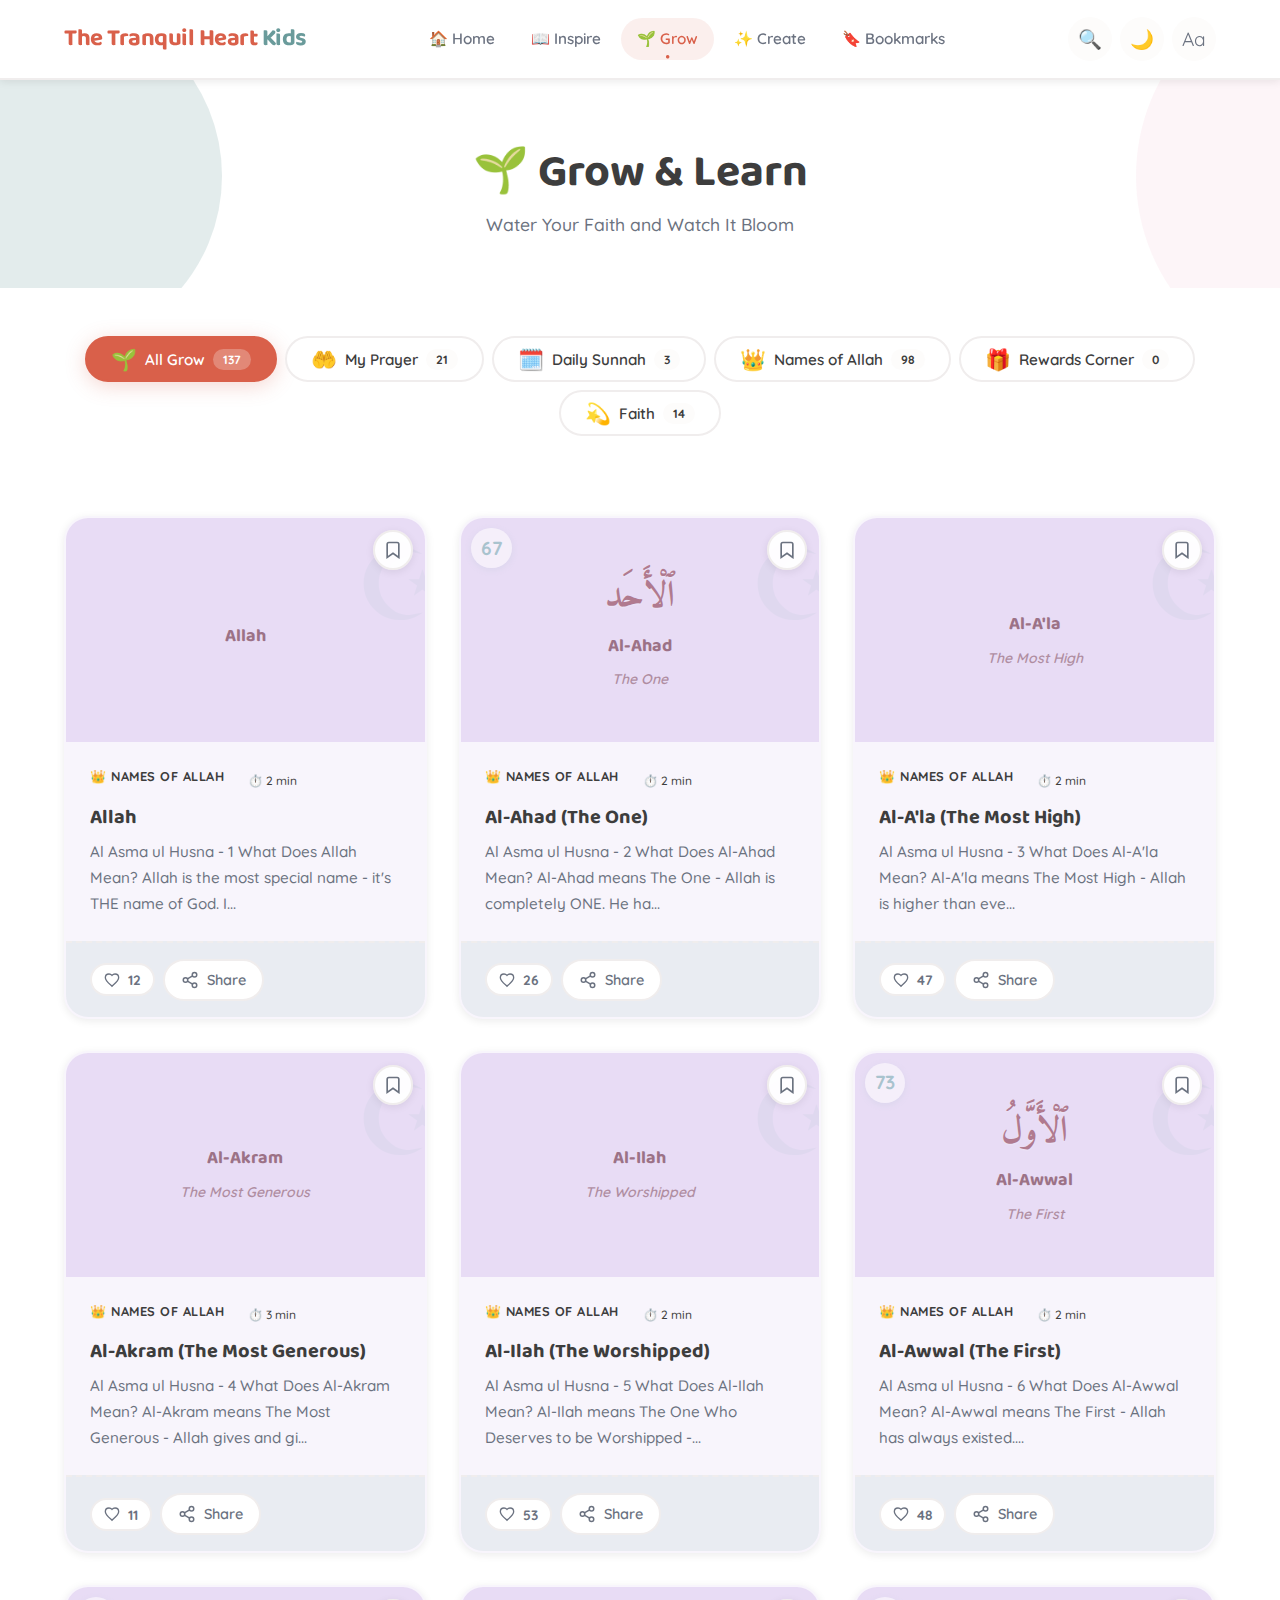
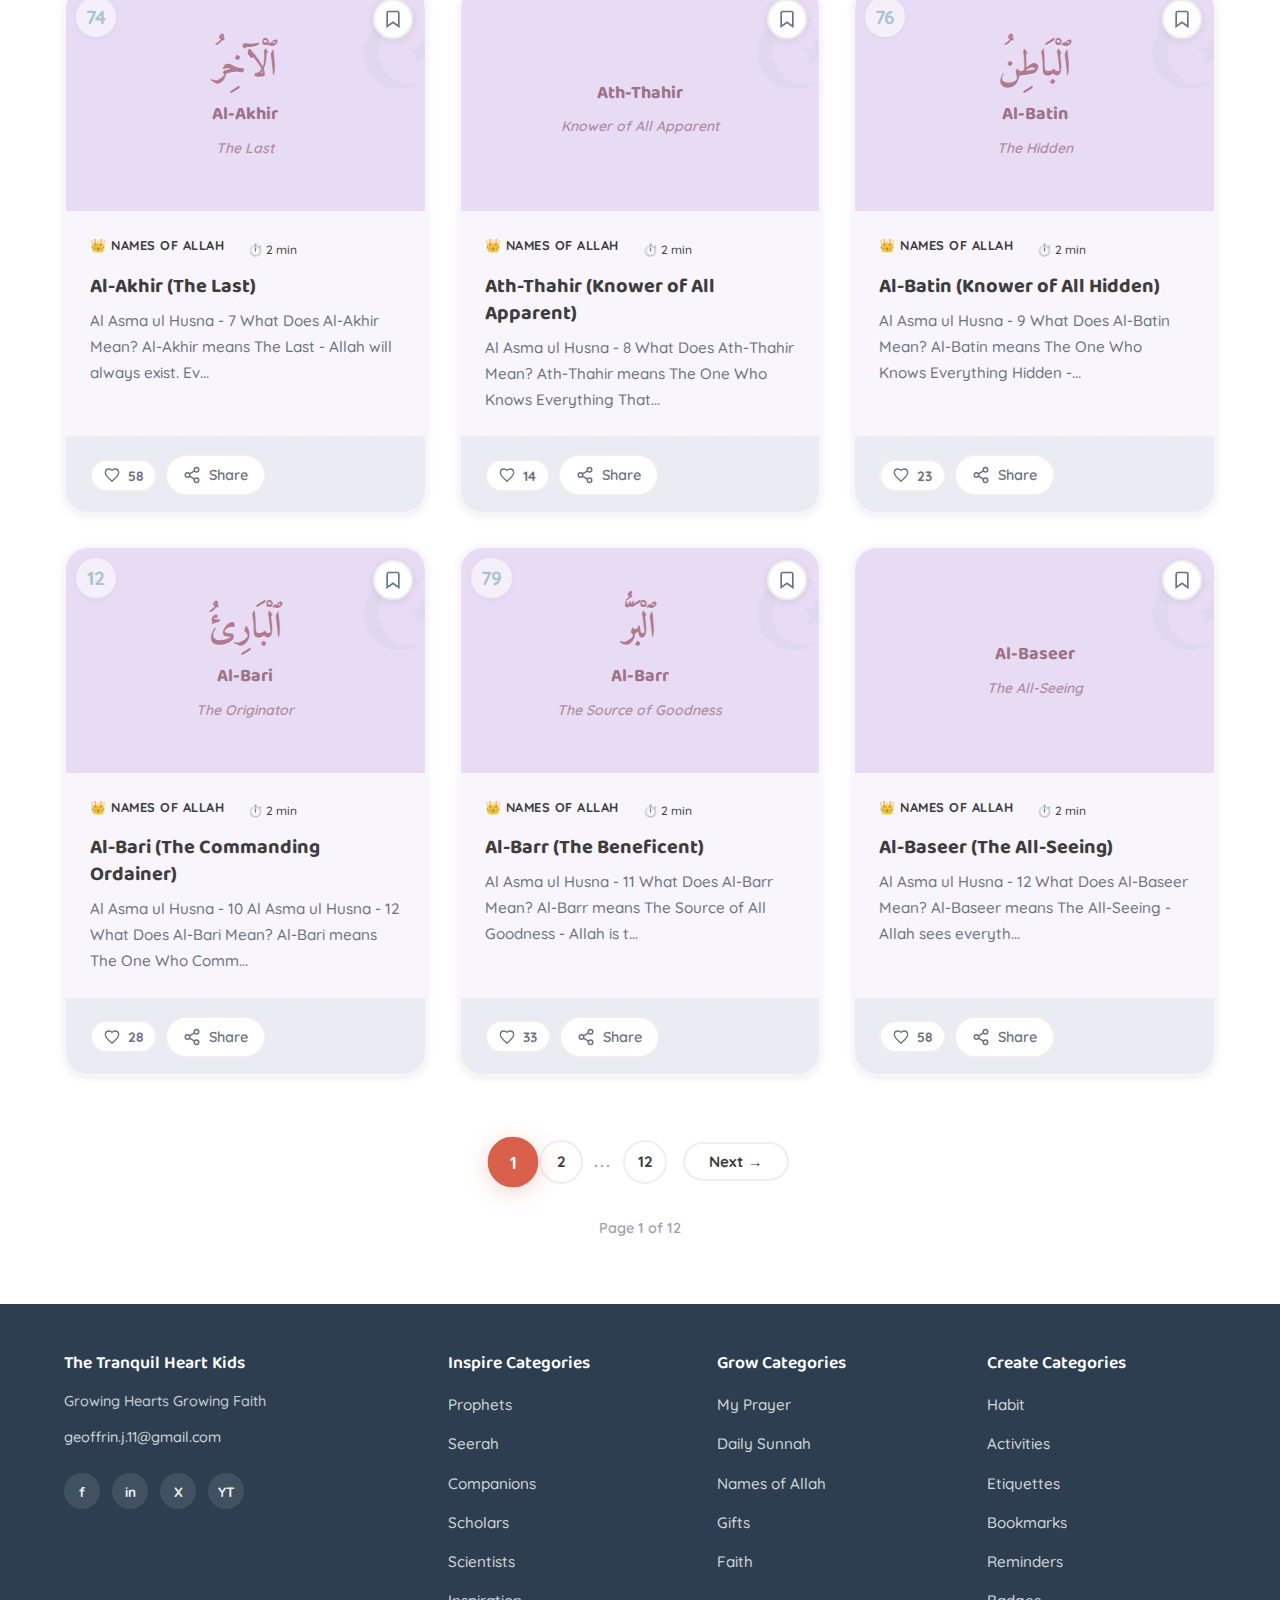
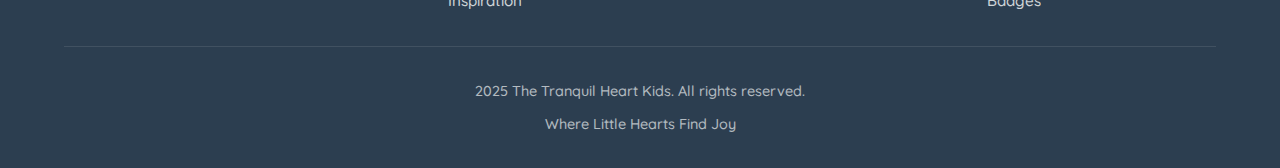
<file: grow.html>
<!DOCTYPE html>
<html lang="en">
<head>
  <meta charset="UTF-8">
  <meta name="viewport" content="width=device-width, initial-scale=1.0">
  <meta name="description" content="Daily prayers, Names of Allah, and faith-building activities for young Muslims.">
  <title>Grow - The Tranquil Heart Kids</title>

  <!-- Canonical URL -->
  <link rel="canonical" href="https://kids.thetranquilheart.com/grow.html">

  <!-- Open Graph Tags -->
  <meta property="og:type" content="website">
  <meta property="og:site_name" content="The Tranquil Heart Kids">
  <meta property="og:title" content="Grow & Learn - The Tranquil Heart Kids">
  <meta property="og:description" content="Daily prayers, Names of Allah, and faith-building activities for young Muslims.">
  <meta property="og:url" content="https://kids.thetranquilheart.com/grow.html">
  <meta property="og:image" content="https://kids.thetranquilheart.com/images/og-default.webp">

  <!-- Twitter Card Tags -->
  <meta name="twitter:card" content="summary_large_image">
  <meta name="twitter:title" content="Grow & Learn - The Tranquil Heart Kids">
  <meta name="twitter:description" content="Daily prayers, Names of Allah, and faith-building activities for young Muslims.">
  <meta name="twitter:image" content="https://kids.thetranquilheart.com/images/og-default.webp">

  <!-- PWA & Theme -->
  <link rel="manifest" href="manifest.json">
  <meta name="theme-color" content="#D9604A">
  <link rel="stylesheet" href="css/allah-names.css">
  <link rel="stylesheet" href="css/styles.css">
  <link rel="icon" href="images/favicon.svg" type="image/svg+xml">
</head>
<body data-page="grow">
  <div id="header-placeholder"></div>
  
  <main class="main-content">
    <section class="page-header">
      <div class="container">
        <h1 class="page-title">🌱 Grow & Learn</h1>
        <p class="page-description">Water Your Faith and Watch It Bloom</p>
      </div>
    </section>

    <section class="categories-section">
      <div class="container">
        <div id="grow-categories-container" class="categories-grid"></div>
      </div>
    </section>

    <section class="grow-list-section">
      <div class="container">
        <div id="grow-list-container"></div>
      </div>
    </section>
  </main>

  <div id="footer-placeholder"></div>
  <script src="js/config.js"></script>
  <script src="js/allah-names-data.js"></script>
  <script src="js/main.js"></script>
</body>
</html>
</file>
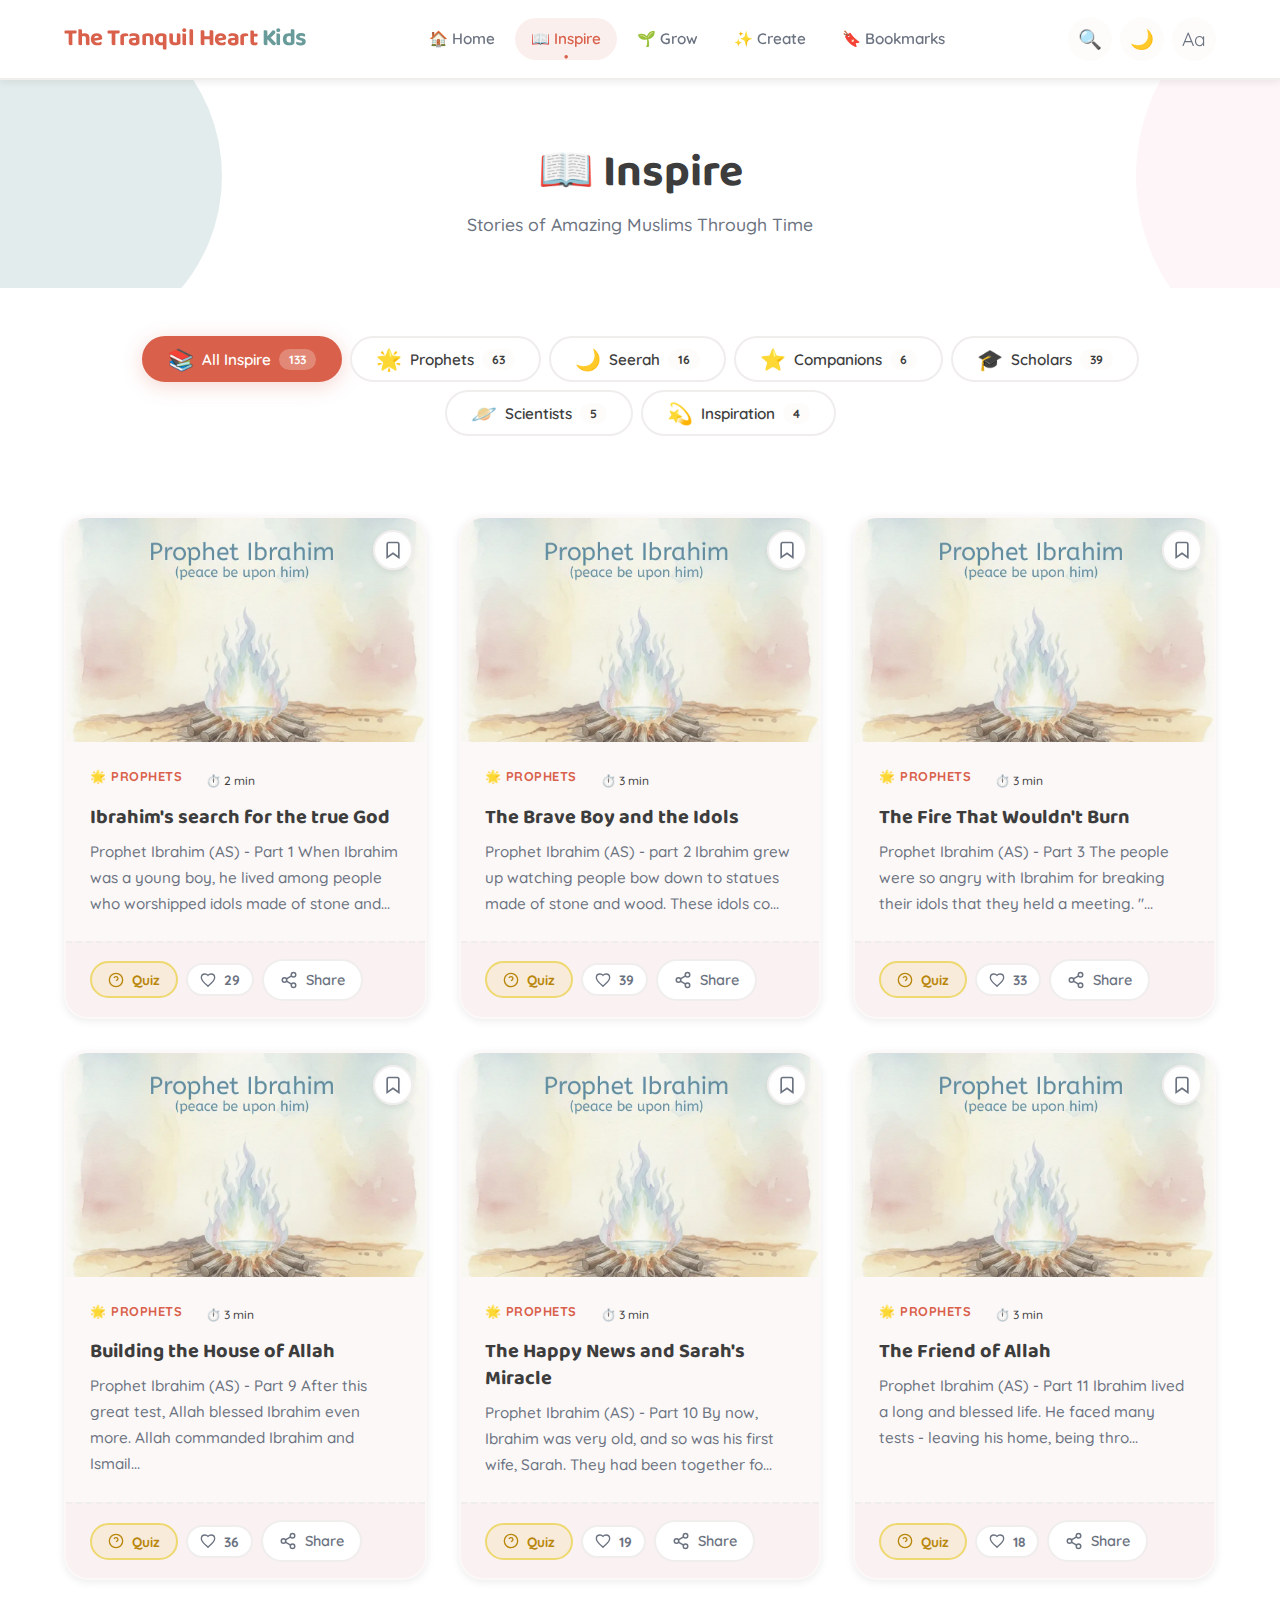
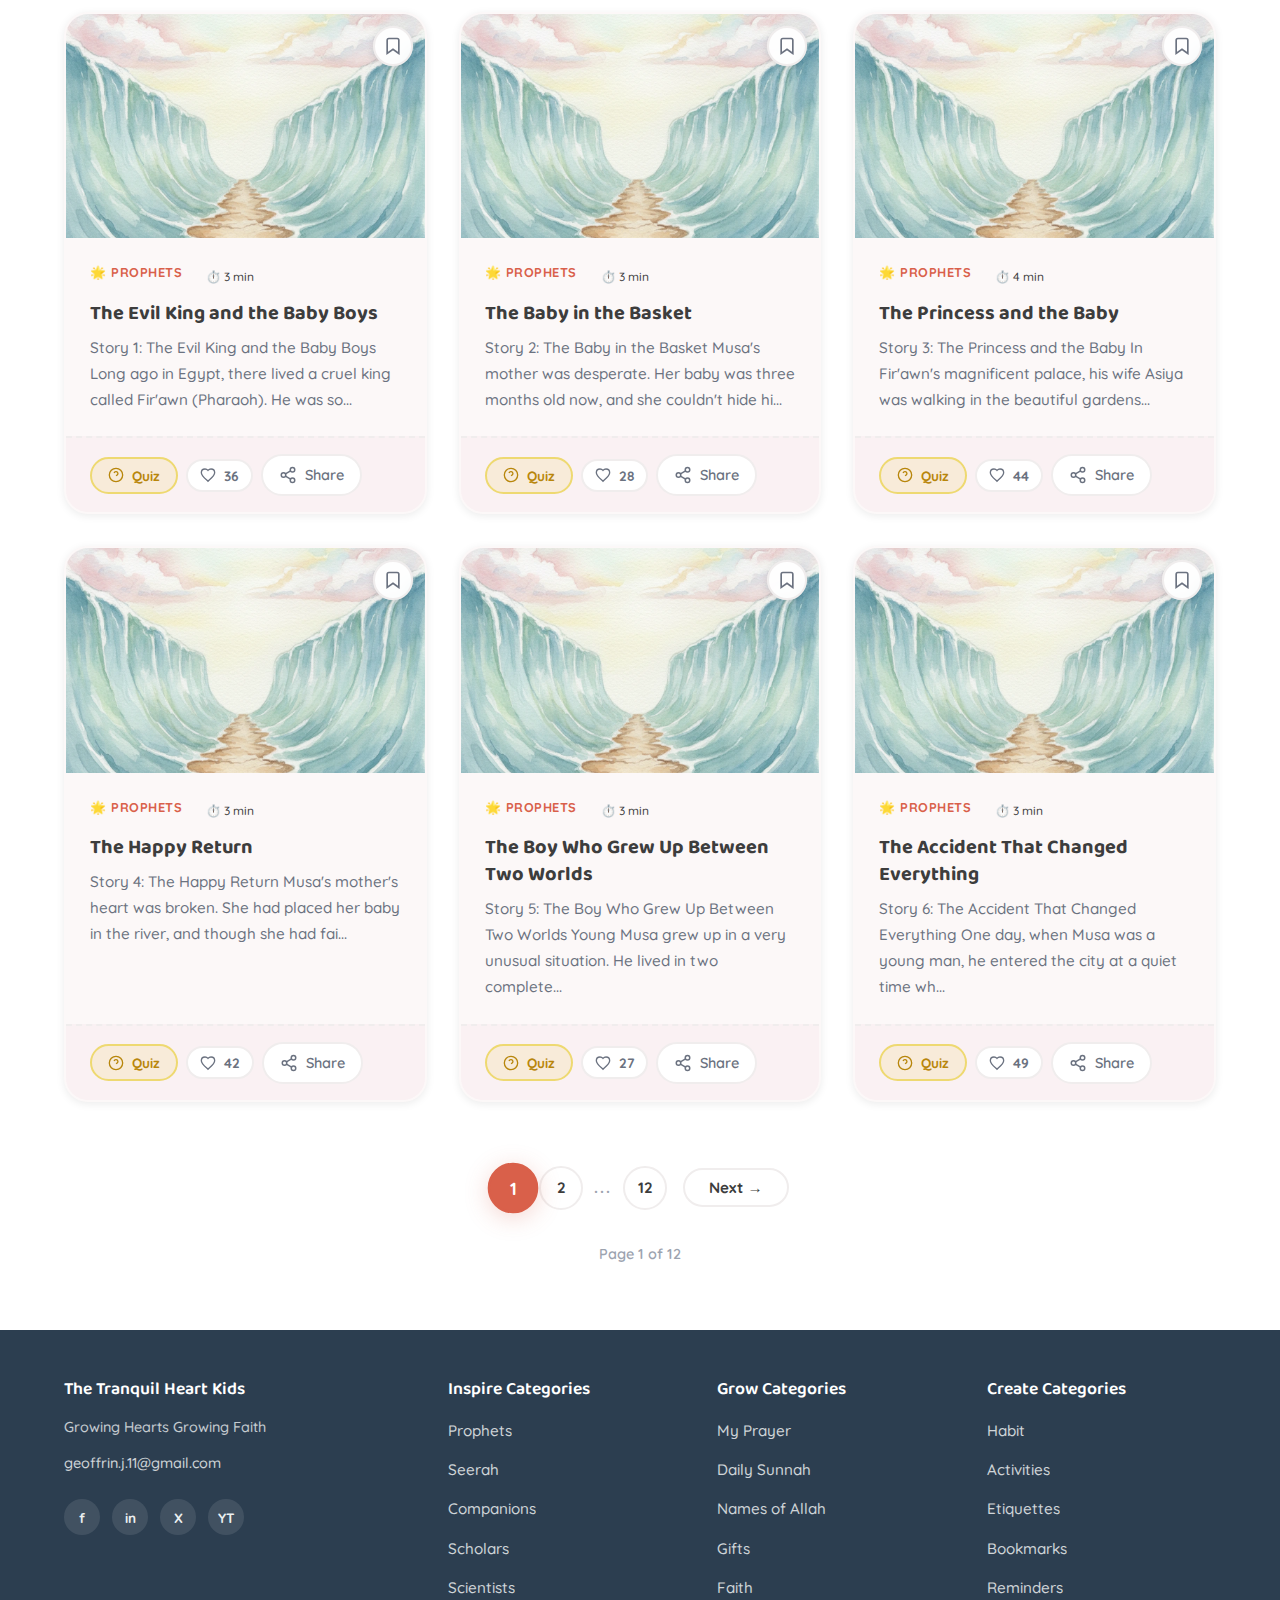
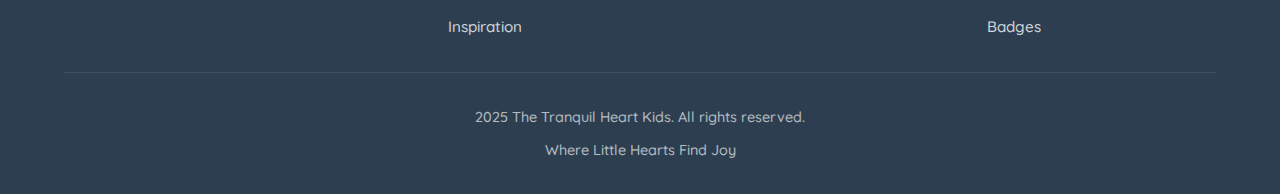
<file: inspire.html>
<!DOCTYPE html>
<html lang="en">
<head>
  <meta charset="UTF-8">
  <meta name="viewport" content="width=device-width, initial-scale=1.0">
  <title>Inspire - The Tranquil Heart Kids</title>
  <link rel="stylesheet" href="css/styles.css">
  <link rel="icon" href="images/favicon.svg" type="image/svg+xml">
</head>
<body data-page="inspire">
  <div id="header-placeholder"></div>
  
  <main class="main-content">
    <section class="page-header">
      <div class="container">
        <h1 class="page-title">📖 Inspire</h1>
        <p class="page-description">Stories of Amazing Muslims Through Time</p>
      </div>
    </section>

    <section class="categories-section">
      <div class="container">
        <div id="inspire-categories-container" class="categories-grid"></div>
      </div>
    </section>

    <section class="inspire-list-section">
      <div class="container">
        <div id="inspire-list-container"></div>
      </div>
    </section>
  </main>

  <div id="footer-placeholder"></div>
  <script src="js/config.js"></script>
  <script src="js/main.js"></script>
</body>
</html>
</file>
<file: css/styles.css>
/* THE TRANQUIL HEART KIDS - Refined Stylesheet */
@import url('https://fonts.googleapis.com/css2?family=Baloo+2:wght@400;500;600;700;800&family=Fredoka:wght@300;400;500;600;700&family=Quicksand:wght@400;500;600;700&display=swap');

:root {
  --color-primary: #D9604A;
  --color-primary-dark: #C24B36;
  --color-secondary: #6A9B9B;
  --color-orange: #E9A847;
  --color-yellow: #EED971;
  --color-green: #9DB8A5;
  --color-blue: #8FAEC4;
  --color-purple: #C4B7D6;
  --color-pink: #F4C6D7;
  --color-pink-light: #F9DDE8;
  --color-red: #D9604A;
  --color-teal: #6A9B9B;
  --color-teal-light: #8FB5B5;
  --color-bg: #FFFFFF;
  --color-bg-alt: #FDFCFB;
  --color-bg-warm: #FFF8F6;
  --color-card: #FFFFFF;
  --color-text: #3D3D3D;
  --color-text-light: #6B7280;
  --color-text-muted: #9CA3AF;
  --color-border: #F0EDED;
  --font-heading: 'Baloo 2', cursive;
  --font-body: 'Quicksand', sans-serif;
  --radius-sm: 12px;
  --radius-lg: 20px;
  --radius-xl: 24px;
  --radius-full: 9999px;
  --shadow-sm: 0 2px 8px rgba(0,0,0,0.08);
  --shadow-md: 0 4px 16px rgba(0,0,0,0.1);
  --shadow-lg: 0 8px 32px rgba(0,0,0,0.15);
  --shadow-primary: 0 4px 20px rgba(217, 96, 74, 0.25);
  --header-height: 80px;
  --max-width: 1200px;
  --space-xs: 0.25rem;
  --space-sm: 0.5rem;
  --space-md: 1rem;
  --space-lg: 1.5rem;
  --space-xl: 2rem;
  --space-2xl: 3rem;
  --space-3xl: 4rem;
}

.dark-mode {
  --color-bg: #1F2937;
  --color-bg-alt: #111827;
  --color-bg-warm: #1F2937;
  --color-card: #374151;
  --color-text: #F9FAFB;
  --color-text-light: #D1D5DB;
  --color-border: #4B5563;
}

/* Font Sizes */
html.font-size-sm { font-size: 14px; }
html.font-size-md { font-size: 16px; }
html.font-size-lg { font-size: 18px; }

/* Reset */
*, *::before, *::after { box-sizing: border-box; margin: 0; padding: 0; }
html { scroll-behavior: smooth; -webkit-font-smoothing: antialiased; }
body { font-family: var(--font-body); font-size: 16px; font-weight: 500; line-height: 1.7; color: var(--color-text); background: var(--color-bg); min-height: 100vh; display: flex; flex-direction: column; overflow-x: hidden; transition: background-color 0.3s ease, color 0.3s ease; }
a { color: inherit; text-decoration: none; transition: color 0.3s ease; }
img { max-width: 100%; height: auto; display: block; }
button { font-family: inherit; cursor: pointer; border: none; background: none; }
ul, ol { list-style: none; }
h1, h2, h3, h4, h5, h6 { font-family: var(--font-heading); font-weight: 700; line-height: 1.3; color: var(--color-text); }

.container { width: 100%; max-width: var(--max-width); margin: 0 auto; padding: 0 var(--space-lg); }
.main-content { flex: 1; padding-top: var(--header-height); }

/* Decorations */
.kids-border { height: 4px; background: linear-gradient(90deg, var(--color-pink), var(--color-orange), var(--color-yellow), var(--color-green), var(--color-blue), var(--color-purple)); border-radius: 2px; }
.page-background { position: fixed; top: 0; left: 0; right: 0; bottom: 0; pointer-events: none; z-index: -1; overflow: hidden; }
.decoration { position: absolute; opacity: 0.06; }
.decoration-blob-1 { width: 400px; height: 400px; background: var(--color-red); top: 10%; right: -150px; border-radius: 60% 40% 30% 70% / 60% 30% 70% 40%; animation: blob-float 20s ease-in-out infinite; }
.decoration-blob-2 { width: 300px; height: 300px; background: var(--color-blue); bottom: 20%; left: -100px; border-radius: 40% 60% 70% 30% / 40% 70% 30% 60%; animation: blob-float 25s ease-in-out infinite reverse; }
.decoration-blob-3 { width: 200px; height: 200px; background: var(--color-teal); top: 50%; right: 5%; border-radius: 50% 50% 30% 70% / 60% 40% 60% 40%; animation: blob-float 18s ease-in-out infinite; }

@keyframes blob-float { 0%, 100% { transform: translate(0, 0) rotate(0deg); } 25% { transform: translate(20px, -20px) rotate(5deg); } 50% { transform: translate(-10px, 10px) rotate(-5deg); } 75% { transform: translate(15px, 15px) rotate(3deg); } }
@keyframes bounce { 0%, 100% { transform: translateY(0); } 50% { transform: translateY(-5px); } }
@keyframes float { 0%, 100% { transform: translateY(0) rotate(0deg); } 50% { transform: translateY(-20px) rotate(10deg); } }

/* Header */
.header { position: fixed; top: 0; left: 0; right: 0; height: var(--header-height); background: rgba(255,255,255,0.95); backdrop-filter: blur(10px); border-bottom: 2px solid var(--color-border); z-index: 1000; box-shadow: var(--shadow-sm); transition: background-color 0.3s ease; }
.dark-mode .header { background: rgba(55, 65, 81, 0.95); }
.header-content { display: flex; align-items: center; justify-content: space-between; height: 100%; }
.logo { display: flex; align-items: center; gap: var(--space-sm); }
.logo img { height: 50px; width: auto; }
.logo-text { font-family: var(--font-heading); font-size: 1.5rem; font-weight: 700; color: var(--color-primary); letter-spacing: -0.5px; }
.logo-text span { color: var(--color-teal); }
.nav-main { display: flex; align-items: center; gap: var(--space-xs); }
.nav-link { font-weight: 600; font-size: 0.95rem; padding: var(--space-sm) var(--space-md); border-radius: var(--radius-full); color: var(--color-text-light); transition: all 0.3s; position: relative; }
.nav-link:hover, .nav-link.active { background: rgba(217,96,74,0.1); color: var(--color-primary); }
.nav-link.active::after { content: '●'; position: absolute; bottom: -4px; left: 50%; transform: translateX(-50%); font-size: 0.5rem; color: var(--color-primary); }
.nav-link-bookmark { display: inline-flex; align-items: center; gap: 6px; }
.bookmark-count { display: flex; align-items: center; justify-content: center; min-width: 20px; height: 20px; padding: 0 6px; background: var(--color-primary); color: white; font-size: 0.7rem; font-weight: 800; border-radius: 10px; }
.header-actions { display: flex; align-items: center; gap: var(--space-sm); }
.action-btn { width: 44px; height: 44px; border-radius: 50%; display: flex; align-items: center; justify-content: center; font-size: 1.2rem; transition: all 0.3s; background: var(--color-bg-alt); color: var(--color-text-light); }
.action-btn:hover { background: rgba(217,96,74,0.1); color: var(--color-primary); transform: scale(1.05); }
.mobile-menu-toggle { display: none; }
.dark-mode-toggle .icon-sun { display: none; }
.dark-mode-toggle .icon-moon { display: block; }
.dark-mode .dark-mode-toggle .icon-sun { display: block; }
.dark-mode .dark-mode-toggle .icon-moon { display: none; }

/* Font Size Dropdown */
.font-size-toggle { position: relative; }
.font-size-dropdown { position: absolute; top: calc(100% + 10px); right: 0; background: var(--color-card); border: 2px solid var(--color-border); border-radius: var(--radius-lg); padding: var(--space-sm); min-width: 120px; box-shadow: var(--shadow-lg); opacity: 0; visibility: hidden; transform: translateY(10px); transition: all 0.3s; z-index: 100; }
.font-size-dropdown.open { opacity: 1; visibility: visible; transform: translateY(0); }
.font-size-option { display: block; width: 100%; padding: var(--space-sm) var(--space-md); border-radius: var(--radius-sm); text-align: left; font-weight: 600; color: var(--color-text); transition: all 0.2s; }
.font-size-option:hover, .font-size-option.active { background: rgba(217,96,74,0.1); color: var(--color-primary); }

/* Hero */
.hero { background: var(--color-bg); padding: var(--space-3xl) 0; text-align: center; position: relative; overflow: hidden; min-height: 60vh; display: flex; align-items: center; }
.hero::before { content: ''; position: absolute; top: -100px; right: -150px; width: 450px; height: 450px; background: var(--color-pink-light); opacity: 0.4; border-radius: 50%; }
.hero::after { content: ''; position: absolute; bottom: -100px; left: -100px; width: 400px; height: 400px; background: var(--color-teal-light); opacity: 0.3; border-radius: 50%; }
.hero-content { position: relative; z-index: 1; width: 100%; }
.hero-title { font-family: var(--font-heading); font-size: 3.5rem; color: var(--color-primary); margin-bottom: var(--space-sm); }
.hero-title span { color: var(--color-teal); }
.hero-tagline { font-family: var(--font-heading); font-size: 1.4rem; color: var(--color-teal); font-weight: 500; }
.hero-description { max-width: 600px; margin: var(--space-xl) auto; font-size: 1.1rem; color: var(--color-text-light); line-height: 1.8; }
.hero-actions { display: flex; gap: var(--space-md); justify-content: center; flex-wrap: wrap; }
.hero-decorations { position: absolute; inset: 0; pointer-events: none; overflow: hidden; }
.floating-element { position: absolute; font-size: 2rem; opacity: 0.25; animation: float 6s ease-in-out infinite; }
.floating-element:nth-child(1) { top: 10%; left: 5%; animation-delay: 0s; }
.floating-element:nth-child(2) { top: 20%; right: 10%; animation-delay: 1s; }
.floating-element:nth-child(3) { bottom: 30%; left: 8%; animation-delay: 2s; }
.floating-element:nth-child(4) { bottom: 20%; right: 5%; animation-delay: 3s; }
.floating-element:nth-child(5) { top: 40%; left: 15%; animation-delay: 1.5s; }

/* Sections */
.section { padding: var(--space-3xl) 0; }
.section-alt { background: var(--color-bg-warm); }
.section-cool { background: #F8FBFC; }
.section-header { text-align: center; margin-bottom: var(--space-2xl); }
.section-title { font-family: var(--font-heading); font-size: 2.2rem; margin-bottom: var(--space-sm); }
.section-subtitle { color: var(--color-text-light); font-size: 1.1rem; max-width: 500px; margin: 0 auto; }

/* Page Header */
.page-header { background: var(--color-bg); padding: var(--space-3xl) 0 var(--space-2xl); text-align: center; position: relative; overflow: hidden; }
.page-header::before { content: ''; position: absolute; top: -50%; right: -20%; width: 400px; height: 400px; background: var(--color-pink-light); opacity: 0.3; border-radius: 50%; }
.page-header::after { content: ''; position: absolute; bottom: -30%; left: -10%; width: 350px; height: 350px; background: var(--color-teal-light); opacity: 0.25; border-radius: 50%; }
.breadcrumb { display: flex; align-items: center; justify-content: center; gap: var(--space-sm); margin-bottom: var(--space-md); font-size: 0.9rem; color: var(--color-text-muted); position: relative; z-index: 1; }
.breadcrumb a { color: var(--color-text-light); font-weight: 600; }
.breadcrumb a:hover { color: var(--color-primary); }
.breadcrumb-separator { color: var(--color-border); }
.page-title { font-family: var(--font-heading); font-size: 2.8rem; margin-bottom: var(--space-sm); color: var(--color-text); position: relative; z-index: 1; }
.page-description { font-size: 1.1rem; color: var(--color-text-light); max-width: 600px; margin: 0 auto; position: relative; z-index: 1; }

/* Categories */
.categories-section { padding: var(--space-2xl) 0; }
.categories-grid { display: flex; flex-wrap: wrap; gap: var(--space-sm); justify-content: center; }
.category-btn { display: inline-flex; align-items: center; gap: var(--space-sm); padding: var(--space-sm) var(--space-lg); background: var(--color-card); border: 2px solid var(--color-border); border-radius: var(--radius-full); font-family: var(--font-body); font-weight: 600; font-size: 0.95rem; color: var(--color-text); cursor: pointer; transition: all 0.3s; }
.category-btn:hover { border-color: var(--color-primary); background: rgba(217,96,74,0.08); transform: translateY(-2px); box-shadow: var(--shadow-md); }
.category-btn.active { background: var(--color-primary); border-color: var(--color-primary); color: white; box-shadow: var(--shadow-primary); }
.category-icon { font-size: 1.3rem; }
.category-count { background: var(--color-bg-alt); padding: 3px 10px; border-radius: var(--radius-full); font-size: 0.75rem; font-weight: 700; }
.category-btn.active .category-count { background: rgba(255,255,255,0.25); }

/* Category Cards */
.category-cards-grid { display: grid; grid-template-columns: repeat(auto-fit, minmax(150px, 1fr)); gap: var(--space-xl); }
.category-card { display: flex; flex-direction: column; align-items: center; padding: var(--space-xl); background: var(--color-card); border-radius: var(--radius-xl); text-align: center; transition: all 0.3s; box-shadow: var(--shadow-sm); border: 2px solid transparent; }
.category-card:hover { transform: translateY(-6px); box-shadow: var(--shadow-lg); border-color: var(--color-pink-light); }
.category-card-icon { font-size: 3rem; margin-bottom: var(--space-md); animation: bounce 2s ease-in-out infinite; }
.category-card:hover .category-card-icon { animation: bounce 0.5s ease-in-out; }
.category-card-name { font-family: var(--font-heading); font-weight: 700; font-size: 1.1rem; color: var(--color-text); margin-bottom: var(--space-xs); }
.category-card-count { font-size: 0.85rem; color: var(--color-text-muted); font-weight: 600; }

/* Content Grids */
.inspire-list-section, .grow-list-section, .create-list-section { padding: var(--space-xl) 0 var(--space-3xl); }
.inspire-grid, .grow-grid, .create-grid { display: grid; grid-template-columns: repeat(3, 1fr); gap: var(--space-xl); }
@media (max-width: 992px) { .inspire-grid, .grow-grid, .create-grid { grid-template-columns: repeat(2, 1fr); } }
@media (max-width: 600px) { .inspire-grid, .grow-grid, .create-grid { grid-template-columns: 1fr; } }

/* ========== CARDS WITH REFINED BORDERS ========== */
.inspire-card, .grow-card, .create-card {
  display: flex;
  flex-direction: column;
  border-radius: var(--radius-xl);
  overflow: hidden;
  box-shadow: var(--shadow-sm);
  transition: all 0.3s;
  position: relative;
  border: 2px solid transparent;
}
.inspire-card:hover { transform: translateY(-8px); box-shadow: var(--shadow-lg); border-color: var(--color-pink-light); }
.grow-card:hover { transform: translateY(-8px); box-shadow: var(--shadow-lg); border-color: var(--color-teal-light); }
.create-card:hover { transform: translateY(-8px); box-shadow: var(--shadow-lg); border-color: rgba(238,217,113,0.5); }

.grow-card-meta,
.create-card-meta,
.inspire-card-meta {
  display: flex;
  align-items: center;
  gap: 12px;
  margin-bottom: 8px;
}

/* Featured image on detail page */
.content-header-image {
  width: 100%;
  margin-bottom: 2rem;
  border-radius: 12px;
  overflow: hidden;
}

.content-featured-image {
  width: 100%;
  height: auto;
  max-height: 400px;
  object-fit: cover;
  display: block;
}

/*reading time */
.reading-time {
  font-size: 0.75rem;
  color: var(--text-secondary);
  display: inline-flex;
  align-items: center;
  gap: 4px;
  margin-left: 12px;
}

/* Default card colors - subtle borders */
.inspire-card { background: var(--color-card); }
.grow-card { background: var(--color-card); }
.create-card { background: var(--color-card); }

/* INSPIRE - Category Specific Colors */
.inspire-card[data-category="Prophets"] { background: #FCF8F8; }
.inspire-card[data-category="Prophets"] .inspire-card-placeholder { background: #FBEFEF; }

.inspire-card[data-category="Seerah"] { background: #fbfefb; }
.inspire-card[data-category="Seerah"] .inspire-card-placeholder { background: #f5f1ee; }

.inspire-card[data-category="Companions"] { background: #F0F8F8; }
.inspire-card[data-category="Companions"] .inspire-card-placeholder { background: #C8E0E0; }

.inspire-card[data-category="Scholars"] { background: #F0F5FA; }
.inspire-card[data-category="Scholars"] .inspire-card-placeholder { background: #D0E0EC; }

.inspire-card[data-category="Scientists"] { background: #F2F8F4; }
.inspire-card[data-category="Scientists"] .inspire-card-placeholder { background: #D5E8DB; }

.inspire-card[data-category="Inspiration"] { background: #f8f0f0; }
.inspire-card[data-category="Inspiration"] .inspire-card-placeholder { background: #ffe4e4; }

/* GROW - Category Specific Colors */
.grow-card[data-category="My Prayer"] { background: #F0F8F8; }
.grow-card[data-category="My Prayer"] .grow-card-placeholder { background: #C8E0E0; }

.grow-card[data-category="Daily Sunnah"] { background: #FFF8EC; }
.grow-card[data-category="Daily Sunnah"] .grow-card-placeholder { background: #FFE8B8; }

.grow-card[data-category="Names of Allah"] { background: #F8F5FC; }
.grow-card[data-category="Names of Allah"] .grow-card-placeholder { background: #E8DCF5; }

.grow-card[data-category="Gifts"] { background: #FFF5F3; }
.grow-card[data-category="Gifts"] .grow-card-placeholder { background: #FCDCD8; }

.grow-card[data-category="Faith"] { background: #F0F5FA; }
.grow-card[data-category="Faith"] .grow-card-placeholder { background: #D0E0EC; }

/* CREATE - Category Specific Colors */
.create-card[data-category="Activities"] { background: #FDF5F8; }
.create-card[data-category="Activities"] .create-card-placeholder { background: #FADCE8; }

.create-card[data-category="Habit"] { background: #F2F8F4; }
.create-card[data-category="Habit"] .create-card-placeholder { background: #D5E8DB; }

.create-card[data-category="Bookmarks"] { background: #FFFCF0; }
.create-card[data-category="Bookmarks"] .create-card-placeholder { background: #FFF5C8; }

/* Card Links */
.inspire-card-link, .grow-card-link, .create-card-link { display: flex; flex-direction: column; flex: 1; color: inherit; text-decoration: none; }

/* Card Image/Placeholder */
.inspire-card-image, .grow-card-image, .create-card-image { position: relative; aspect-ratio: 16/10; overflow: hidden; background: var(--color-bg-alt); }
.inspire-card-image img, .grow-card-image img, .create-card-image img { width: 100%; height: 100%; object-fit: cover; transition: transform 0.4s ease; }
.inspire-card:hover .inspire-card-image img, .grow-card:hover .grow-card-image img, .create-card:hover .create-card-image img { transform: scale(1.08); }
.inspire-card-placeholder, .grow-card-placeholder, .create-card-placeholder { display: flex; align-items: center; justify-content: center; font-size: 4.5rem; width: 100%; height: 100%; aspect-ratio: 16/10; }

.inspire-card-placeholder,
.grow-card-placeholder,
.create-card-placeholder {
  width: 100%;
  height: 100%;
  display: flex;
  align-items: center;
  justify-content: center;
  background: var(--card-bg, #f5f5f5);
  min-height: 200px;
}

/* Styled Grow Category Cards */
.grow-card-placeholder.grow-category-styled {
  flex-direction: column;
  gap: 8px;
  padding: 20px;
  position: relative;
  overflow: hidden;
}
.grow-category-icon { font-size: 3rem; z-index: 2; }
.grow-category-name { font-size: 1.1rem; font-weight: 700; z-index: 2; text-align: center; }

/* My Prayer - Blue */
.grow-card[data-grow-category="myprayer"] .grow-category-styled { background: #E3F2FD; }
.grow-card[data-grow-category="myprayer"] .grow-category-name { color: #1565C0; }

/* Daily Sunnah - Green */
.grow-card[data-grow-category="dailysunnah"] .grow-category-styled { background: #E8F5E9; }
.grow-card[data-grow-category="dailysunnah"] .grow-category-name { color: #2E7D32; }

/* Gifts - Orange/Gold */
.grow-card[data-grow-category="gifts"] .grow-category-styled { background: #FFF8E1; }
.grow-card[data-grow-category="gifts"] .grow-category-name { color: #F57F17; }

/* Faith - Teal */
.grow-card[data-grow-category="faith"] .grow-category-styled { background: #E0F2F1; }
.grow-card[data-grow-category="faith"] .grow-category-name { color: #00695C; }

.inspire-card-placeholder span,
.grow-card-placeholder span,
.create-card-placeholder span {
  font-size: 4rem;
  opacity: 0.6;
}

/* Default placeholder colors */
.inspire-card-placeholder { background: linear-gradient(135deg, var(--color-pink-light), rgba(233,168,71,0.3)); }
.grow-card-placeholder { background: linear-gradient(135deg, var(--color-teal-light), rgba(143,174,196,0.3)); }
.create-card-placeholder { background: linear-gradient(135deg, rgba(238,217,113,0.4), rgba(233,168,71,0.3)); }

/* Card Content */
.inspire-card-content, .grow-card-content, .create-card-content { padding: var(--space-lg); flex: 1; display: flex; flex-direction: column; }
.inspire-card-category, .grow-card-category, .create-card-category { display: inline-flex; align-items: center; gap: var(--space-xs); font-size: 0.8rem; font-weight: 700; margin-bottom: var(--space-sm); text-transform: uppercase; letter-spacing: 0.5px; }
.inspire-card-category { color: var(--color-red); }
.grow-card-category { color: var(--color-secondary-dark); }
.create-card-category { color: #B8860B; }
.inspire-card-title, .grow-card-title, .create-card-title { font-family: var(--font-heading); font-size: 1.25rem; margin-bottom: var(--space-sm); color: var(--color-text); line-height: 1.35; }
.inspire-card-excerpt, .grow-card-excerpt, .create-card-excerpt { font-size: 0.95rem; color: var(--color-text-light); line-height: 1.7; flex: 1; }

/* Card Footers */
.inspire-card-footer { display: flex; align-items: center; justify-content: space-between; padding: var(--space-md) var(--space-lg); border-top: 2px dashed var(--color-border); background: rgba(244,198,215,0.15); }
.grow-card-footer { display: flex; align-items: center; justify-content: space-between; padding: var(--space-md) var(--space-lg); border-top: 2px dashed var(--color-border); background: rgba(106,155,155,0.1); }
.create-card-footer { display: flex; align-items: center; justify-content: space-between; padding: var(--space-md) var(--space-lg); border-top: 2px dashed var(--color-border); background: rgba(238,217,113,0.15); }
.card-date { font-size: 0.8rem; color: var(--color-text-muted); font-weight: 600; }
.card-actions { display: flex; align-items: center; gap: var(--space-sm); }

/* ========== BOOKMARK BUTTON - REFINED ========== */
.bookmark-btn {
  display: inline-flex;
  align-items: center;
  justify-content: center;
  width: 40px;
  height: 40px;
  background: var(--color-card);
  border: 2px solid var(--color-border);
  border-radius: 50%;
  cursor: pointer;
  color: var(--color-text-light);
  transition: all 0.3s;
}
.bookmark-btn:hover {
  border-color: var(--color-orange);
  color: var(--color-orange);
  transform: scale(1.1);
}
.bookmark-btn.bookmarked {
  background: var(--color-orange) !important;
  border-color: var(--color-orange) !important;
  color: white !important;
  box-shadow: 0 4px 20px rgba(233,168,71,0.4);
}
.bookmark-btn .bookmark-icon {
  width: 20px;
  height: 20px;
  fill: none;
  stroke: currentColor;
  stroke-width: 2;
  transition: all 0.3s;
}
.bookmark-btn.bookmarked .bookmark-icon {
  fill: white;
  stroke: white;
}
.bookmark-btn.card {
  position: absolute;
  top: 12px;
  right: 12px;
  z-index: 10;
  background: rgba(255,255,255,0.95);
  backdrop-filter: blur(4px);
  box-shadow: var(--shadow-sm);
}
.bookmark-btn.card:hover {
  background: white;
  transform: scale(1.15);
}
.bookmark-btn.pulse { animation: likePulse 0.4s ease; }

/* Like Button */
.like-btn { display: inline-flex; align-items: center; gap: 8px; padding: 10px 16px; background: var(--color-card); border: 2px solid var(--color-border); border-radius: var(--radius-full); cursor: pointer; font-family: var(--font-body); font-size: 0.9rem; font-weight: 600; color: var(--color-text-light); transition: all 0.3s; }
.like-btn:hover { border-color: var(--color-red); color: var(--color-red); transform: scale(1.05); }
.like-btn.liked { background: rgba(217,96,74,0.1); border-color: var(--color-red); color: var(--color-red); }
.like-btn .heart-icon { width: 20px; height: 20px; fill: none; stroke: currentColor; stroke-width: 2; transition: all 0.3s; }
.like-btn.liked .heart-icon { fill: var(--color-red); stroke: var(--color-red); }
.like-btn.small { padding: 6px 12px; font-size: 0.85rem; }
.like-btn.small .heart-icon { width: 16px; height: 16px; }
.like-btn.pulse { animation: likePulse 0.4s ease; }
@keyframes likePulse { 0% { transform: scale(1); } 50% { transform: scale(1.25); } 100% { transform: scale(1); } }
.like-count { font-weight: 700; }

/* Share Button */
.share-wrapper { position: relative; display: inline-block; }
.share-btn { display: inline-flex; align-items: center; gap: 8px; padding: 10px 16px; background: var(--color-card); border: 2px solid var(--color-border); border-radius: var(--radius-full); cursor: pointer; font-family: var(--font-body); font-size: 0.9rem; font-weight: 600; color: var(--color-text-light); transition: all 0.3s; }
.share-btn:hover { border-color: var(--color-teal); color: var(--color-teal); }
.share-btn svg { width: 18px; height: 18px; }
.share-dropdown { position: absolute; bottom: calc(100% + 10px); right: 0; background: var(--color-card); border: 2px solid var(--color-border); border-radius: var(--radius-lg); box-shadow: var(--shadow-lg); min-width: 180px; padding: 10px 0; z-index: 100; opacity: 0; visibility: hidden; transform: translateY(10px); transition: all 0.3s; }
.share-dropdown.open { opacity: 1; visibility: visible; transform: translateY(0); }
.share-option { display: flex; align-items: center; gap: 12px; padding: 12px 18px; color: var(--color-text); font-size: 0.95rem; font-weight: 600; width: 100%; text-align: left; transition: all 0.2s; cursor: pointer; border: none; background: none; }
.share-option:hover { background: var(--color-bg-alt); padding-left: 22px; }

/* Quiz Button */
.quiz-btn { display: inline-flex; align-items: center; gap: 8px; padding: 8px 16px; background: rgba(238,217,113,0.2); border: 2px solid var(--color-yellow); border-radius: var(--radius-full); cursor: pointer; font-family: var(--font-body); font-size: 0.85rem; font-weight: 700; color: #B8860B; transition: all 0.3s; }
.quiz-btn:hover { background: var(--color-yellow); color: #333; transform: scale(1.05); }
.quiz-btn svg { width: 16px; height: 16px; }

/* Quiz Modal */
.quiz-modal { position: fixed; top: 0; left: 0; right: 0; bottom: 0; background: rgba(255,255,255,0.95); backdrop-filter: blur(8px); z-index: 2000; display: flex; align-items: center; justify-content: center; padding: var(--space-md); opacity: 0; visibility: hidden; transition: all 0.3s; }
.dark-mode .quiz-modal { background: rgba(31,41,55,0.95); }
.quiz-modal.open { opacity: 1; visibility: visible; }
.quiz-modal-content { background: var(--color-card); border-radius: var(--radius-xl); width: 100%; max-width: 520px; max-height: 90vh; overflow-y: auto; box-shadow: var(--shadow-lg); border: 3px solid var(--color-primary); }
.quiz-header { display: flex; align-items: center; justify-content: space-between; padding: var(--space-lg); border-bottom: 2px dashed var(--color-border); background: var(--color-bg-warm); }
.quiz-title { font-family: var(--font-heading); font-size: 1.4rem; color: var(--color-primary); margin: 0; }
.quiz-close { width: 40px; height: 40px; border: none; background: var(--color-card); border-radius: 50%; font-size: 1.5rem; cursor: pointer; color: var(--color-text-light); transition: all 0.3s; }
.quiz-close:hover { background: rgba(217,96,74,0.1); color: var(--color-primary); transform: rotate(90deg); }
.quiz-progress { height: 6px; background: var(--color-border); }
.quiz-progress-bar { height: 100%; background: var(--color-teal); width: 0; transition: width 0.4s; border-radius: 3px; }
.quiz-body { padding: var(--space-xl); }
.quiz-question-number { font-size: 0.9rem; color: var(--color-text-light); margin-bottom: var(--space-sm); font-weight: 600; }
.quiz-question { font-family: var(--font-heading); font-size: 1.3rem; font-weight: 700; color: var(--color-text); margin-bottom: var(--space-xl); line-height: 1.5; }
.quiz-options { display: flex; flex-direction: column; gap: var(--space-md); }
.quiz-option { display: flex; align-items: center; gap: var(--space-md); padding: var(--space-md) var(--space-lg); background: var(--color-bg-alt); border: 2px solid var(--color-border); border-radius: var(--radius-lg); cursor: pointer; text-align: left; font-family: var(--font-body); font-size: 1rem; font-weight: 600; color: var(--color-text); transition: all 0.3s; }
.quiz-option:hover:not(:disabled) { border-color: var(--color-primary); background: rgba(217,96,74,0.08); transform: translateX(5px); }
.quiz-option:disabled { cursor: default; }
.quiz-option.correct { border-color: var(--color-green); background: rgba(157,184,165,0.2); }
.quiz-option.incorrect { border-color: var(--color-red); background: rgba(217,96,74,0.1); }
.quiz-option-letter { display: flex; align-items: center; justify-content: center; width: 36px; height: 36px; background: var(--color-card); border: 2px solid var(--color-border); border-radius: 50%; font-weight: 700; color: var(--color-text-light); flex-shrink: 0; }
.quiz-option.correct .quiz-option-letter { background: var(--color-green); border-color: var(--color-green); color: white; }
.quiz-option.incorrect .quiz-option-letter { background: var(--color-red); border-color: var(--color-red); color: white; }
.quiz-option-text { flex: 1; }
.quiz-feedback { display: flex; align-items: center; gap: var(--space-sm); margin-top: var(--space-lg); padding: var(--space-md); border-radius: var(--radius-lg); font-weight: 600; }
.quiz-feedback.correct { background: rgba(157,184,165,0.2); color: #527A5A; border: 2px solid var(--color-green); }
.quiz-feedback.incorrect { background: rgba(217,96,74,0.1); color: var(--color-red); border: 2px solid var(--color-red); }
.quiz-feedback-icon { font-size: 1.8rem; }
.quiz-next-btn { margin-top: var(--space-lg); width: 100%; }
.quiz-results { text-align: center; padding: var(--space-xl) 0; }
.quiz-results-emoji { font-size: 5rem; margin-bottom: var(--space-md); animation: bounce 1s ease infinite; }
.quiz-results-stars { font-size: 2rem; margin-bottom: 1rem; letter-spacing: 0.5rem; }
.quiz-results-score { font-family: var(--font-heading); font-size: 3rem; font-weight: 800; color: var(--color-primary); }
.quiz-results-percentage { font-size: 1.5rem; color: var(--color-text-light); margin-bottom: var(--space-md); }
.quiz-results-message { font-size: 1.15rem; color: var(--color-text); margin-bottom: var(--space-xl); font-weight: 600; }
.quiz-results-actions { display: flex; gap: var(--space-md); justify-content: center; }
.content-quiz-section { margin: var(--space-xl) 0; }
.quiz-cta { display: flex; align-items: center; gap: var(--space-lg); padding: var(--space-xl); background: rgba(238,217,113,0.2); border-radius: var(--radius-xl); border: 3px solid var(--color-yellow); }
.quiz-cta-icon { font-size: 4rem; flex-shrink: 0; animation: bounce 2s ease-in-out infinite; }
.quiz-cta-text { flex: 1; }
.quiz-cta-text h3 { font-family: var(--font-heading); margin: 0 0 var(--space-xs); color: var(--color-text); font-size: 1.3rem; }
.quiz-cta-text p { margin: 0; color: var(--color-text-light); font-size: 1rem; }
.quiz-cta-btn { flex-shrink: 0; }

/* Search Overlay */
.search-overlay { position: fixed; top: 0; left: 0; right: 0; bottom: 0; background: rgba(255,255,255,0.97); backdrop-filter: blur(10px); z-index: 1500; display: flex; align-items: flex-start; justify-content: center; padding-top: 120px; opacity: 0; visibility: hidden; transition: all 0.3s; }
.dark-mode .search-overlay { background: rgba(31,41,55,0.97); }
.search-overlay.open { opacity: 1; visibility: visible; }
.search-container { width: 100%; max-width: 600px; padding: 0 var(--space-lg); }
.search-input-wrapper { position: relative; }
.search-input { width: 100%; padding: var(--space-lg) var(--space-xl); font-family: var(--font-body); font-size: 1.1rem; font-weight: 500; border: 3px solid var(--color-primary); border-radius: var(--radius-full); background: var(--color-card); color: var(--color-text); box-shadow: var(--shadow-md); }
.search-input:focus { outline: none; box-shadow: 0 0 0 4px rgba(217,96,74,0.2), var(--shadow-lg); }
.search-input::placeholder { color: var(--color-text-muted); }
.search-close { position: absolute; top: 50%; right: var(--space-lg); transform: translateY(-50%); background: var(--color-bg-alt); border: none; width: 36px; height: 36px; border-radius: 50%; font-size: 1.2rem; cursor: pointer; color: var(--color-text-muted); transition: all 0.3s; }
.search-close:hover { background: rgba(217,96,74,0.1); color: var(--color-primary); }
.search-results { background: var(--color-card); border-radius: var(--radius-xl); margin-top: var(--space-md); overflow: hidden; max-height: 400px; overflow-y: auto; box-shadow: var(--shadow-lg); border: 2px solid var(--color-border); }
.search-section { padding: var(--space-md); }
.search-section h4 { font-family: var(--font-heading); font-size: 0.9rem; text-transform: uppercase; color: var(--color-text-muted); margin-bottom: var(--space-sm); letter-spacing: 0.5px; }
.search-result-item { display: flex; align-items: center; gap: var(--space-sm); padding: var(--space-sm) var(--space-md); border-radius: var(--radius-md); color: var(--color-text); font-weight: 600; transition: all 0.2s; }
.search-result-item:hover { background: rgba(217,96,74,0.1); color: var(--color-primary); }
.search-no-results { padding: var(--space-xl); text-align: center; color: var(--color-text-muted); }

/* Detail Page */
.content-detail { max-width: 800px; margin: 0 auto; padding: var(--space-2xl) var(--space-lg); }
.content-header { text-align: center; margin-bottom: var(--space-2xl); }
.content-meta { display: flex; align-items: center; justify-content: center; flex-wrap: wrap; gap: var(--space-md); margin-bottom: var(--space-md); }
.content-category { background: rgba(217,96,74,0.1); color: var(--color-primary); padding: var(--space-xs) var(--space-lg); border-radius: var(--radius-full); font-size: 0.9rem; font-weight: 700; }
.content-date, .content-age { font-size: 0.9rem; color: var(--color-text-muted); font-weight: 600; }
.content-title { font-family: var(--font-heading); font-size: 2.4rem; line-height: 1.3; }
.content-image { margin: var(--space-2xl) 0; border-radius: var(--radius-xl); overflow: hidden; box-shadow: var(--shadow-lg); border: 3px solid var(--color-border); }
.content-image img { width: 100%; }
.content-body { font-size: 1.1rem; line-height: 1.9; }
.content-body h1, .content-body h2, .content-body h3 { margin-top: var(--space-2xl); margin-bottom: var(--space-md); font-family: var(--font-heading); }
.content-body h2 { font-size: 1.6rem; color: var(--color-primary-dark); }
.content-body h3 { font-size: 1.3rem; color: var(--color-secondary-dark); }
.content-body p { margin-bottom: var(--space-lg); }
.content-body blockquote { border-left: 4px solid var(--color-orange); padding: var(--space-lg); margin: var(--space-xl) 0; font-style: italic; color: var(--color-text-light); background: var(--color-bg-warm); border-radius: 0 var(--radius-lg) var(--radius-lg) 0; }
.content-body ul, .content-body ol { margin: var(--space-lg) 0; padding-left: var(--space-xl); }
.content-body li { margin-bottom: var(--space-sm); list-style-type: disc; }
.content-body ol li { list-style-type: decimal; }
.content-body strong { color: var(--color-text); font-weight: 700; }
.content-body em { color: var(--color-primary); }
.content-footer { display: flex; justify-content: space-between; align-items: center; margin-top: var(--space-3xl); padding-top: var(--space-xl); border-top: 2px dashed var(--color-border); }
.content-actions { display: flex; gap: var(--space-sm); }

/* ========== DOWNLOAD FUNCTIONALITY STYLES ========== */
.image-container {
  position: relative;
  display: inline-block;
  width: 100%;
  max-width: 600px;
  margin: 2rem auto;
  border-radius: var(--radius-xl);
  overflow: hidden;
  box-shadow: var(--shadow-md);
  border: 2px solid var(--color-border);
  transition: transform 0.3s ease, box-shadow 0.3s ease, border-color 0.3s ease;
}
.image-container:hover {
  transform: translateY(-6px);
  box-shadow: var(--shadow-lg);
  border-color: var(--color-orange);
}
.image-container .content-image {
  width: 100%;
  height: auto;
  display: block;
  max-height: 500px;
  object-fit: contain;
}
.image-container .content-image[width] {
  max-width: 100%;
}
.download-btn {
  position: absolute;
  bottom: 16px;
  right: 16px;
  display: flex;
  align-items: center;
  gap: 8px;
  padding: 10px 18px;
  background: rgba(255,255,255,0.98);
  color: var(--color-text);
  border: 2px solid var(--color-border);
  border-radius: var(--radius-full);
  font-family: var(--font-body);
  font-size: 14px;
  font-weight: 700;
  cursor: pointer;
  box-shadow: var(--shadow-md);
  opacity: 0;
  transform: translateY(10px);
  transition: all 0.3s ease;
  backdrop-filter: blur(10px);
  z-index: 10;
}
.image-container:hover .download-btn {
  opacity: 1;
  transform: translateY(0);
}
.download-btn:hover {
  background: var(--color-green);
  border-color: var(--color-green);
  color: white;
  transform: scale(1.08);
  box-shadow: 0 6px 20px rgba(157,184,165,0.5);
}
.download-btn:active {
  transform: scale(1.02);
}
.download-btn svg {
  flex-shrink: 0;
  width: 20px;
  height: 20px;
}
.download-all-container {
  margin: 1.5rem 0;
  display: flex;
  justify-content: flex-end;
  align-items: center;
}
.download-all-btn {
  display: flex;
  align-items: center;
  gap: 10px;
  padding: 14px 28px;
  background: linear-gradient(135deg, var(--color-orange) 0%, var(--color-yellow) 100%);
  color: white;
  border: none;
  border-radius: var(--radius-full);
  font-family: var(--font-body);
  font-size: 15px;
  font-weight: 700;
  cursor: pointer;
  box-shadow: 0 4px 15px rgba(233,168,71,0.4);
  transition: all 0.3s ease;
  text-shadow: 0 1px 2px rgba(0,0,0,0.1);
}
.download-all-btn:hover {
  transform: translateY(-3px);
  box-shadow: 0 6px 20px rgba(233,168,71,0.6);
  background: linear-gradient(135deg, #D4923A 0%, #D9C05F 100%);
}
.download-all-btn:active {
  transform: translateY(-1px);
}
.download-all-btn:disabled {
  opacity: 0.7;
  cursor: not-allowed;
  transform: none;
}
.download-all-btn svg {
  flex-shrink: 0;
  width: 22px;
  height: 22px;
}
@keyframes spin {
  from { transform: rotate(0deg); }
  to { transform: rotate(360deg); }
}
.spinner {
  animation: spin 1s linear infinite;
}
.download-count {
  background: rgba(255,255,255,0.3);
  padding: 2px 8px;
  border-radius: var(--radius-full);
  font-size: 13px;
  font-weight: 800;
}
.content-body .image-container {
  margin: 2.5rem auto;
}
.image-container.size-small {
  max-width: 400px;
}
.image-container.size-small .content-image {
  max-height: 300px;
}
.image-container.size-medium {
  max-width: 600px;
}
.image-container.size-medium .content-image {
  max-height: 500px;
}
.image-container.size-large {
  max-width: 800px;
}
.image-container.size-large .content-image {
  max-height: 600px;
}
.download-btn.compact {
  padding: 8px 14px;
  font-size: 13px;
  gap: 6px;
}
.download-btn.compact svg {
  width: 16px;
  height: 16px;
}
@keyframes downloadSuccess {
  0%, 100% { transform: scale(1); }
  50% { transform: scale(1.1); }
}
.download-btn.success {
  background: var(--color-green) !important;
  border-color: var(--color-green) !important;
  color: white !important;
  animation: downloadSuccess 0.5s ease;
}
.download-btn.loading {
  pointer-events: none;
  opacity: 0.7;
}
.download-btn.loading svg {
  animation: spin 1s linear infinite;
}
.dark-mode .download-btn {
  background: rgba(55,65,81,0.98);
  color: var(--color-text);
  border-color: var(--color-border);
}
.dark-mode .download-btn:hover {
  background: var(--color-green);
  color: white;
}
.dark-mode .image-container {
  border-color: var(--color-border);
}
.dark-mode .image-container:hover {
  border-color: var(--color-orange);
}

/* Buttons */
.btn { display: inline-flex; align-items: center; gap: var(--space-sm); padding: var(--space-md) var(--space-xl); border: none; border-radius: var(--radius-full); font-family: var(--font-body); font-size: 0.95rem; font-weight: 700; cursor: pointer; transition: all 0.3s; text-decoration: none; }
.btn-primary { background: var(--color-primary); color: white; box-shadow: var(--shadow-primary); }
.btn-primary:hover { background: var(--color-primary-dark); color: white; transform: translateY(-2px); }
.btn-secondary { background: var(--color-teal); color: white; }
.btn-secondary:hover { background: #527A7A; color: white; transform: translateY(-2px); }
.btn-outline { background: transparent; border: 2px solid var(--color-primary); color: var(--color-primary); }
.btn-outline:hover { background: var(--color-primary); color: white; }
.btn-back { color: var(--color-text-light); background: none; padding: 0; font-weight: 600; }
.btn-back:hover { color: var(--color-primary); }

/* Empty State */
.empty-state { text-align: center; padding: var(--space-3xl); color: var(--color-text-muted); }
.empty-state-icon { font-size: 5rem; margin-bottom: var(--space-lg); opacity: 0.6; }
.empty-state h3 { font-family: var(--font-heading); margin-bottom: var(--space-sm); color: var(--color-text-light); }

/* Toast */
.toast { position: fixed; bottom: 30px; left: 50%; transform: translateX(-50%) translateY(100px); background: var(--color-text); color: white; padding: var(--space-md) var(--space-2xl); border-radius: var(--radius-full); font-size: 0.95rem; font-weight: 600; z-index: 3000; opacity: 0; transition: all 0.4s; box-shadow: var(--shadow-lg); }
.toast.show { transform: translateX(-50%) translateY(0); opacity: 1; }

/* Related Content */
#related-content { background: var(--color-bg-warm); padding: var(--space-3xl) var(--space-lg); margin-top: var(--space-3xl); position: relative; }
#related-content::before { content: ''; position: absolute; top: 0; left: 0; right: 0; height: 6px; background: var(--color-teal); }
#related-content h3 { text-align: center; margin-bottom: var(--space-2xl); font-family: var(--font-heading); font-size: 1.8rem; }
.related-grid { display: grid; grid-template-columns: repeat(auto-fit, minmax(280px, 1fr)); gap: var(--space-xl); max-width: var(--max-width); margin: 0 auto; }

/* Prev/Next Navigation */
.prev-next-nav { display: grid; grid-template-columns: 1fr 1fr; gap: var(--space-lg); max-width: var(--max-width); margin: 0 auto var(--space-2xl); }
.prev-next-link { display: flex; flex-direction: column; padding: var(--space-lg); background: var(--color-card); border: 2px solid var(--color-border); border-radius: var(--radius-lg); text-decoration: none; transition: all 0.3s; }
.prev-next-link:hover { border-color: var(--color-primary); transform: translateY(-3px); box-shadow: var(--shadow-md); }
.prev-next-link.empty { visibility: hidden; }
.prev-next-link.prev-link { align-items: flex-start; }
.prev-next-link.next-link { align-items: flex-end; text-align: right; }
.prev-next-label { font-size: 0.85rem; font-weight: 600; color: var(--color-primary); margin-bottom: var(--space-xs); }
.prev-next-title { font-size: 1rem; font-weight: 700; color: var(--color-text); line-height: 1.4; display: -webkit-box; -webkit-line-clamp: 2; -webkit-box-orient: vertical; overflow: hidden; }
@media (max-width: 600px) {
  .prev-next-nav { grid-template-columns: 1fr; }
  .prev-next-link.next-link { align-items: flex-start; text-align: left; }
}

/* Pagination */
.pagination { display: flex; align-items: center; justify-content: center; gap: var(--space-md); margin: var(--space-3xl) 0 var(--space-xl); flex-wrap: wrap; }
.pagination-btn { display: inline-flex; align-items: center; gap: var(--space-xs); padding: var(--space-sm) var(--space-lg); background: var(--color-card); border: 2px solid var(--color-border); border-radius: var(--radius-full); font-family: var(--font-body); font-size: 0.95rem; font-weight: 700; color: var(--color-text); cursor: pointer; transition: all 0.3s; }
.pagination-btn:hover { background: var(--color-primary); border-color: var(--color-primary); color: white; transform: translateY(-2px); box-shadow: var(--shadow-md); }
.pagination-btn:disabled { opacity: 0.5; cursor: not-allowed; transform: none; }
.pagination-numbers { display: flex; align-items: center; gap: var(--space-xs); flex-wrap: wrap; justify-content: center; }
.pagination-number { display: flex; align-items: center; justify-content: center; width: 44px; height: 44px; background: var(--color-card); border: 2px solid var(--color-border); border-radius: 50%; font-family: var(--font-body); font-size: 0.95rem; font-weight: 700; color: var(--color-text); cursor: pointer; transition: all 0.3s; }
.pagination-number:hover { background: rgba(217,96,74,0.1); border-color: var(--color-primary); color: var(--color-primary); transform: scale(1.1); }
.pagination-number.active { background: var(--color-primary); border-color: var(--color-primary); color: white; box-shadow: var(--shadow-primary); transform: scale(1.15); }
.pagination-ellipsis { display: flex; align-items: center; justify-content: center; width: 32px; height: 44px; color: var(--color-text-muted); font-weight: 700; letter-spacing: 2px; }
.pagination-info { width: 100%; text-align: center; margin-top: var(--space-sm); font-size: 0.9rem; color: var(--color-text-muted); font-weight: 600; }

/* PWA Install */
.install-prompt { position: fixed; bottom: -100px; left: 50%; transform: translateX(-50%); z-index: 1500; transition: bottom 0.4s; }
.install-prompt.show { bottom: 20px; }
.install-prompt-content { display: flex; align-items: center; gap: var(--space-md); padding: var(--space-md) var(--space-lg); background: var(--color-card); border-radius: var(--radius-xl); box-shadow: var(--shadow-lg); border: 2px solid var(--color-primary); }
.install-prompt-icon { font-size: 2.5rem; }
.install-prompt-text { display: flex; flex-direction: column; gap: 2px; }
.install-prompt-text strong { color: var(--color-text); font-size: 1rem; font-weight: 700; }
.install-prompt-text span { color: var(--color-text-light); font-size: 0.9rem; }
.install-prompt-btn { padding: 10px 20px; background: var(--color-primary); color: white; border: none; border-radius: var(--radius-full); font-weight: 700; cursor: pointer; transition: all 0.3s; }
.install-prompt-btn:hover { background: var(--color-primary-dark); transform: scale(1.05); }
.install-prompt-close { width: 32px; height: 32px; border: none; background: var(--color-bg-alt); border-radius: 50%; font-size: 1.3rem; cursor: pointer; color: var(--color-text-light); display: flex; align-items: center; justify-content: center; transition: all 0.3s; }
.install-prompt-close:hover { background: var(--color-border); transform: rotate(90deg); }

/* Footer */
.footer { background: #2C3E50; color: #ECF0F1; padding: 3rem 0 1.5rem; margin-top: auto; }
.dark-mode .footer { background: #1A1A2E; }
.footer-content { display: grid; grid-template-columns: 1.5fr 1fr 1fr 1fr; gap: 2.5rem; margin-bottom: 2rem; }
.footer-section { display: flex; flex-direction: column; }
.footer-title { font-family: var(--font-heading); font-size: 1.1rem; color: #fff; margin-bottom: 1rem; font-weight: 600; }
.footer-tagline { font-size: 0.9rem; opacity: 0.8; margin-bottom: 0.75rem; line-height: 1.5; }
.footer-contact { font-size: 0.9rem; opacity: 0.85; margin-bottom: 1rem; }
.footer-contact a { color: #ECF0F1; text-decoration: none; transition: all 0.3s; }
.footer-contact a:hover { color: var(--color-orange); }
.footer-links { display: flex; flex-direction: column; gap: 0.75rem; list-style: none !important; padding: 0 !important; margin: 0 !important; }
.footer-links li { margin: 0; padding: 0; list-style: none !important; }
.footer-links a { color: #ECF0F1; font-size: 0.95rem; opacity: 0.85; transition: all 0.3s; display: inline-block; text-decoration: none; }
.footer-links a:hover { opacity: 1; color: var(--color-orange); transform: translateX(5px); }
.social-links { display: flex; gap: 0.75rem; margin-top: 0.5rem; }
.social-link { display: flex; align-items: center; justify-content: center; width: 36px; height: 36px; border-radius: 50%; background: rgba(255,255,255,0.1); color: #ECF0F1; transition: all 0.3s; font-weight: 700; font-size: 0.85rem; text-decoration: none; }
.social-link:hover { transform: translateY(-3px); background: var(--color-primary); color: white; }
.footer-bottom { border-top: 1px solid rgba(255,255,255,0.1); padding-top: 1.5rem; text-align: center; }
.footer-bottom p { margin: 0.5rem 0; font-size: 0.9rem; opacity: 0.7; }
.footer-tagline-small { font-size: 0.85rem; opacity: 0.6; }

/* Responsive */
@media (max-width: 992px) { 
  .footer-content { grid-template-columns: repeat(2, 1fr); gap: 2rem; } 
}
@media (max-width: 768px) {
  :root { --header-height: 70px; }
  .nav-main { position: fixed; top: var(--header-height); left: 0; right: 0; background: var(--color-card); flex-direction: column; padding: var(--space-md); border-bottom: 2px solid var(--color-border); display: none; box-shadow: var(--shadow-lg); }
  .nav-main.open { display: flex; }
  .mobile-menu-toggle { display: flex; }
  .hero-title { font-size: 2.5rem; }
  .hero-tagline { font-size: 1.2rem; }
  .page-title { font-size: 2rem; }
  .content-title { font-size: 1.8rem; }
  .content-footer { flex-direction: column; gap: var(--space-lg); }
  .categories-grid { justify-content: flex-start; overflow-x: auto; flex-wrap: nowrap; padding-bottom: var(--space-sm); -webkit-overflow-scrolling: touch; }
  .category-btn { flex-shrink: 0; }
  .install-prompt-content { flex-wrap: wrap; max-width: 90vw; justify-content: center; text-align: center; }
  .quiz-cta { flex-direction: column; text-align: center; }
  .quiz-results-actions { flex-direction: column; }
  .footer-content { grid-template-columns: repeat(2, 1fr); gap: 2rem; }
  .download-btn {
    opacity: 1;
    transform: translateY(0);
    font-size: 13px;
    padding: 8px 14px;
    bottom: 12px;
    right: 12px;
  }
  .download-all-btn {
    width: 100%;
    justify-content: center;
    padding: 12px 24px;
  }
  .download-all-container {
    margin: 1rem 0;
  }
  .image-container {
    margin: 1.5rem auto;
    max-width: 100%;
  }
  .image-container .content-image {
    max-height: 400px;
  }
}
@media (max-width: 480px) {
  .hero-title { font-size: 2rem; }
  .container { padding: 0 var(--space-md); }
  .section-title { font-size: 1.8rem; }
  .footer-content { grid-template-columns: 1fr; }
  .footer-section { text-align: center; }
  .social-links { justify-content: center; }
  .download-btn {
    bottom: 10px;
    right: 10px;
    padding: 6px 12px;
    font-size: 12px;
  }
  .download-btn svg {
    width: 16px;
    height: 16px;
  }
  .download-all-btn {
    font-size: 14px;
    padding: 10px 20px;
  }
  .download-all-btn svg {
    width: 18px;
    height: 18px;
  }
  .image-container .content-image {
    max-height: 350px;
  }
}

/* Print */
@media print {
  .header, .footer, .search-overlay, .btn-back, .hero-decorations, .page-background, .download-btn, .download-all-btn, .download-all-container { display: none !important; }
  .main-content { padding-top: 0; }
  .content-detail { max-width: 100%; }
  body { background: white; color: black; }
  .image-container {
    box-shadow: none;
    border: 1px solid #ddd;
  }
}
</file>
<file: css/allah-names.css>
/* =====================================================
   STEP 2: Create file css/allah-names.css
   Add this line to your HTML: <link rel="stylesheet" href="css/allah-names.css">
   ===================================================== */

/* ========================================
   99 NAMES OF ALLAH - CARD STYLES
   ======================================== */

/* Import Arabic Font */
@import url('https://fonts.googleapis.com/css2?family=Amiri:wght@400;700&display=swap');

/* CALLIGRAPHY STYLE (Default & Recommended) */
.allah-name-card {
  position: relative;
}

.grow-card[data-allah-name="true"] .grow-card-placeholder {
  background: linear-gradient(135deg, #E8F4F4 0%, #D4E8E8 30%, #E8DDE8 70%, #F0E8E8 100%);
  padding: 15px 10px;
  display: flex;
  flex-direction: column;
  align-items: center;
  justify-content: center;
  gap: 3px;
  aspect-ratio: 16/10;
  position: relative;
  overflow: hidden;
}

/* Decorative background element */
.grow-card[data-allah-name="true"] .grow-card-placeholder::before {
  content: '☪';
  position: absolute;
  top: -20px;
  right: -20px;
  font-size: 100px;
  opacity: 0.08;
  color: #7FB3B5;
  pointer-events: none;
}

/* Number Badge */
.allah-name-number {
  position: absolute;
  top: 10px;
  left: 10px;
  min-width: 40px;
  height: 40px;
  padding: 0 10px;
  background: rgba(255, 255, 255, 0.9);
  border-radius: 20px;
  display: flex;
  align-items: center;
  justify-content: center;
  font-weight: 700;
  color: #7FB3B5;
  box-shadow: 0 2px 6px rgba(127, 179, 181, 0.2);
  font-size: 19px !important;
  z-index: 10;
}

/* Series Badge */
.allah-series-badge {
  position: absolute;
  top: 20px;
  right: 20px;
  font-size: 0.7rem;
  font-weight: 700;
  color: rgba(255, 255, 255, 0.95);
  background: rgba(196, 183, 214, 0.5);
  padding: 6px 14px;
  border-radius: 20px;
  letter-spacing: 0.5px;
  text-transform: uppercase;
  z-index: 2;
}

/* Arabic Text - Large and Centered */
.allah-name-arabic {
  font-size: 36px !important;
  font-weight: 700;
  color: #8B3A4C;
  text-shadow: 0 1px 2px rgba(255, 255, 255, 0.5);
  font-family: 'Amiri', 'Traditional Arabic', serif;
  direction: rtl;
  line-height: 1.2;
  margin: 8px 0;
  text-align: center;
  z-index: 2;
  position: relative;
}

/* Transliteration */
.allah-name-transliteration {
  font-family: var(--font-heading);
  font-size: 18px !important;
  font-weight: 700;
  color: #6B2C3D;
  margin-bottom: 4px;
  z-index: 2;
  position: relative;
}

/* English Meaning */
.allah-name-meaning {
  font-size: 14px !important;
  color: #8B5A6A;
  font-style: italic;
  font-weight: 600;
  z-index: 2;
  position: relative;
}

/* ========================================
   DETAIL PAGE STYLES
   ======================================== */

/* Detail page header for Names of Allah */
.allah-name-detail-header {
  background: linear-gradient(135deg, #E8F4F4 0%, #D4E8E8 30%, #E8DDE8 70%, #F0E8E8 100%);
  padding: 40px 30px;
  border-radius: 20px;
  text-align: center;
  position: relative;
  overflow: hidden;
  margin-bottom: 24px;
  display: flex;
  flex-direction: column;
  align-items: center;
  gap: 8px;
}

.allah-name-detail-header::before {
  content: '☪';
  position: absolute;
  top: -30px;
  right: -30px;
  font-size: 150px;
  opacity: 0.08;
  color: #7FB3B5;
  pointer-events: none;
}

.allah-name-detail-number {
  background: rgba(255, 255, 255, 0.9);
  color: #7FB3B5;
  font-size: 14px;
  font-weight: 700;
  padding: 6px 16px;
  border-radius: 20px;
  margin-bottom: 8px;
}

.allah-name-detail-arabic {
  font-size: 52px;
  font-weight: 700;
  color: #8B3A4C;
  font-family: 'Amiri', 'Traditional Arabic', serif;
  direction: rtl;
  line-height: 1.3;
  text-shadow: 0 2px 4px rgba(255, 255, 255, 0.3);
}

.allah-name-detail-transliteration {
  font-size: 28px;
  font-weight: 700;
  color: #6B2C3D;
  margin-top: 8px;
}

.allah-name-detail-meaning {
  font-size: 18px;
  color: #8B5A6A;
  font-style: italic;
  font-weight: 600;
}

/* Hero section for detail page */
.allah-name-detail-hero {
  background: linear-gradient(135deg, #E8F4F4 0%, #D4E8E8 30%, #E8DDE8 70%, #F0E8E8 100%);
  padding: 60px 40px;
  border-radius: 24px;
  text-align: center;
  position: relative;
  overflow: hidden;
  margin-bottom: 40px;
  box-shadow: 0 8px 32px rgba(127, 179, 181, 0.3);
}

.allah-name-detail-hero::before {
  content: '☪';
  position: absolute;
  top: -50px;
  right: -50px;
  font-size: 250px;
  opacity: 0.05;
}

.allah-name-detail-hero::after {
  content: '✨';
  position: absolute;
  bottom: -30px;
  left: -30px;
  font-size: 150px;
  opacity: 0.06;
}

.allah-name-detail-number {
  display: inline-block;
  width: 60px;
  height: 60px;
  background: rgba(255, 255, 255, 0.95);
  border-radius: 50%;
  font-weight: 800;
  color: #7FB3B5;
  box-shadow: 0 4px 15px rgba(127, 179, 181, 0.2);
  font-size: 1.5rem;
  display: flex;
  align-items: center;
  justify-content: center;
  margin: 0 auto 20px;
  z-index: 2;
  position: relative;
}

.allah-name-detail-arabic {
  font-size: 5rem;
  font-weight: 700;
  color: #ffffff;
  text-shadow: 0 6px 20px rgba(0, 0, 0, 0.2);
  font-family: 'Amiri', 'Traditional Arabic', serif;
  direction: rtl;
  line-height: 1.2;
  margin: 20px 0 15px;
  z-index: 2;
  position: relative;
}

.allah-name-detail-transliteration {
  font-family: var(--font-heading);
  font-size: 2.5rem;
  font-weight: 700;
  color: #6B2C3D;
  margin-bottom: 12px;
  z-index: 2;
  position: relative;
}

.allah-name-detail-meaning {
  font-size: 1.4rem;
  color: #8B5A6A;
  font-style: italic;
  font-weight: 600;
  z-index: 2;
  position: relative;
}

.allah-name-detail-series {
  display: inline-block;
  font-size: 0.85rem;
  font-weight: 700;
  color: rgba(255, 255, 255, 0.95);
  background: rgba(127, 179, 181, 0.5);
  padding: 8px 20px;
  border-radius: 25px;
  letter-spacing: 1px;
  margin-top: 20px;
  z-index: 2;
  position: relative;
}

/* Navigation between names */
.allah-name-navigation {
  display: flex;
  justify-content: space-between;
  gap: 20px;
  margin: 40px 0;
  flex-wrap: wrap;
}

.allah-nav-btn {
  display: flex;
  align-items: center;
  gap: 10px;
  padding: 12px 24px;
  background: var(--color-card);
  border: 2px solid var(--color-border);
  border-radius: var(--radius-full);
  font-family: var(--font-body);
  font-weight: 700;
  color: var(--color-text);
  cursor: pointer;
  transition: all 0.3s;
  text-decoration: none;
  flex: 1;
  min-width: 200px;
}

.allah-nav-btn:hover {
  background: #7FB3B5;
  border-color: #7FB3B5;
  color: white;
  transform: translateY(-2px);
  box-shadow: 0 4px 15px rgba(127, 179, 181, 0.3);
}

.allah-nav-btn.disabled {
  opacity: 0.5;
  cursor: not-allowed;
  pointer-events: none;
}

.allah-nav-btn-content {
  display: flex;
  flex-direction: column;
  align-items: flex-start;
  gap: 4px;
}

.allah-nav-btn.next .allah-nav-btn-content {
  align-items: flex-end;
}

.allah-nav-label {
  font-size: 0.75rem;
  text-transform: uppercase;
  letter-spacing: 0.5px;
  opacity: 0.7;
}

.allah-nav-name {
  font-family: var(--font-heading);
  font-size: 1.1rem;
}

/* Responsive Styles */
@media (max-width: 768px) {
  .grow-card[data-allah-name="true"] .grow-card-placeholder {
    padding: 30px 20px;
    min-height: 280px;
  }
  
  .allah-name-arabic {
    font-size: 3rem;
    margin: 20px 0 8px;
  }
  
  .allah-name-transliteration {
    font-size: 1.5rem;
  }
  
  .allah-name-meaning {
    font-size: 1rem;
  }
  
  .allah-name-number {
    width: 40px;
    height: 40px;
    font-size: 1rem;
    top: 15px;
    left: 15px;
  }
  
  .allah-series-badge {
    font-size: 0.65rem;
    padding: 5px 12px;
    top: 15px;
    right: 15px;
  }
  
  /* Detail page mobile */
  .allah-name-detail-hero {
    padding: 40px 20px;
  }
  
  .allah-name-detail-arabic {
    font-size: 3.5rem;
  }
  
  .allah-name-detail-transliteration {
    font-size: 2rem;
  }
  
  .allah-name-detail-meaning {
    font-size: 1.2rem;
  }
  
  .allah-name-navigation {
    flex-direction: column;
  }
  
  .allah-nav-btn {
    min-width: 100%;
  }
}

@media (max-width: 480px) {
  .allah-name-arabic {
    font-size: 2.5rem;
  }

  .allah-name-transliteration {
    font-size: 1.3rem;
  }

  .allah-name-meaning {
    font-size: 0.95rem;
  }

  .allah-name-detail-arabic {
    font-size: 2.8rem;
  }

  .allah-name-detail-transliteration {
    font-size: 1.6rem;
  }
}

/* ========================================
   ALLAH NAME BADGE SECTION
   Displayed at the end of each story
   ======================================== */

.allah-name-badge-section {
  background: linear-gradient(135deg, #FFF8E7 0%, #FFF3D6 50%, #FFEDCC 100%);
  border-radius: 24px;
  padding: 40px 30px;
  margin: 40px 0;
  text-align: center;
  position: relative;
  overflow: hidden;
  box-shadow: 0 8px 32px rgba(218, 165, 32, 0.15);
}

.allah-name-badge-section::before {
  content: '✨';
  position: absolute;
  top: -20px;
  left: -20px;
  font-size: 80px;
  opacity: 0.1;
  pointer-events: none;
}

.allah-name-badge-section::after {
  content: '🌟';
  position: absolute;
  bottom: -20px;
  right: -20px;
  font-size: 80px;
  opacity: 0.1;
  pointer-events: none;
}

.badge-section-title {
  font-size: 1.5rem;
  font-weight: 700;
  color: #8B6914;
  margin-bottom: 24px;
  position: relative;
  z-index: 2;
}

.allah-name-badge-container {
  display: flex;
  justify-content: center;
  align-items: center;
  margin: 20px 0;
  position: relative;
  z-index: 2;
}

.allah-name-badge-container canvas {
  max-width: 300px;
  width: 100%;
  height: auto;
  filter: drop-shadow(0 8px 24px rgba(218, 165, 32, 0.3));
  transition: transform 0.3s ease;
}

.allah-name-badge-container canvas:hover {
  transform: scale(1.05);
}

.badge-section-subtitle {
  font-size: 1rem;
  color: #A67C00;
  font-style: italic;
  margin-top: 16px;
  position: relative;
  z-index: 2;
}

/* Dark mode support */
.dark-mode .allah-name-badge-section {
  background: linear-gradient(135deg, #2D2A1F 0%, #3D3825 50%, #2A2617 100%);
}

.dark-mode .badge-section-title {
  color: #FFD700;
}

.dark-mode .badge-section-subtitle {
  color: #DAA520;
}

/* Responsive */
@media (max-width: 768px) {
  .allah-name-badge-section {
    padding: 30px 20px;
    margin: 30px 0;
  }

  .badge-section-title {
    font-size: 1.3rem;
  }

  .allah-name-badge-container canvas {
    max-width: 250px;
  }
}

@media (max-width: 480px) {
  .allah-name-badge-section {
    padding: 24px 16px;
  }

  .badge-section-title {
    font-size: 1.1rem;
  }

  .allah-name-badge-container canvas {
    max-width: 200px;
  }

  .badge-section-subtitle {
    font-size: 0.9rem;
  }
}
</file>
